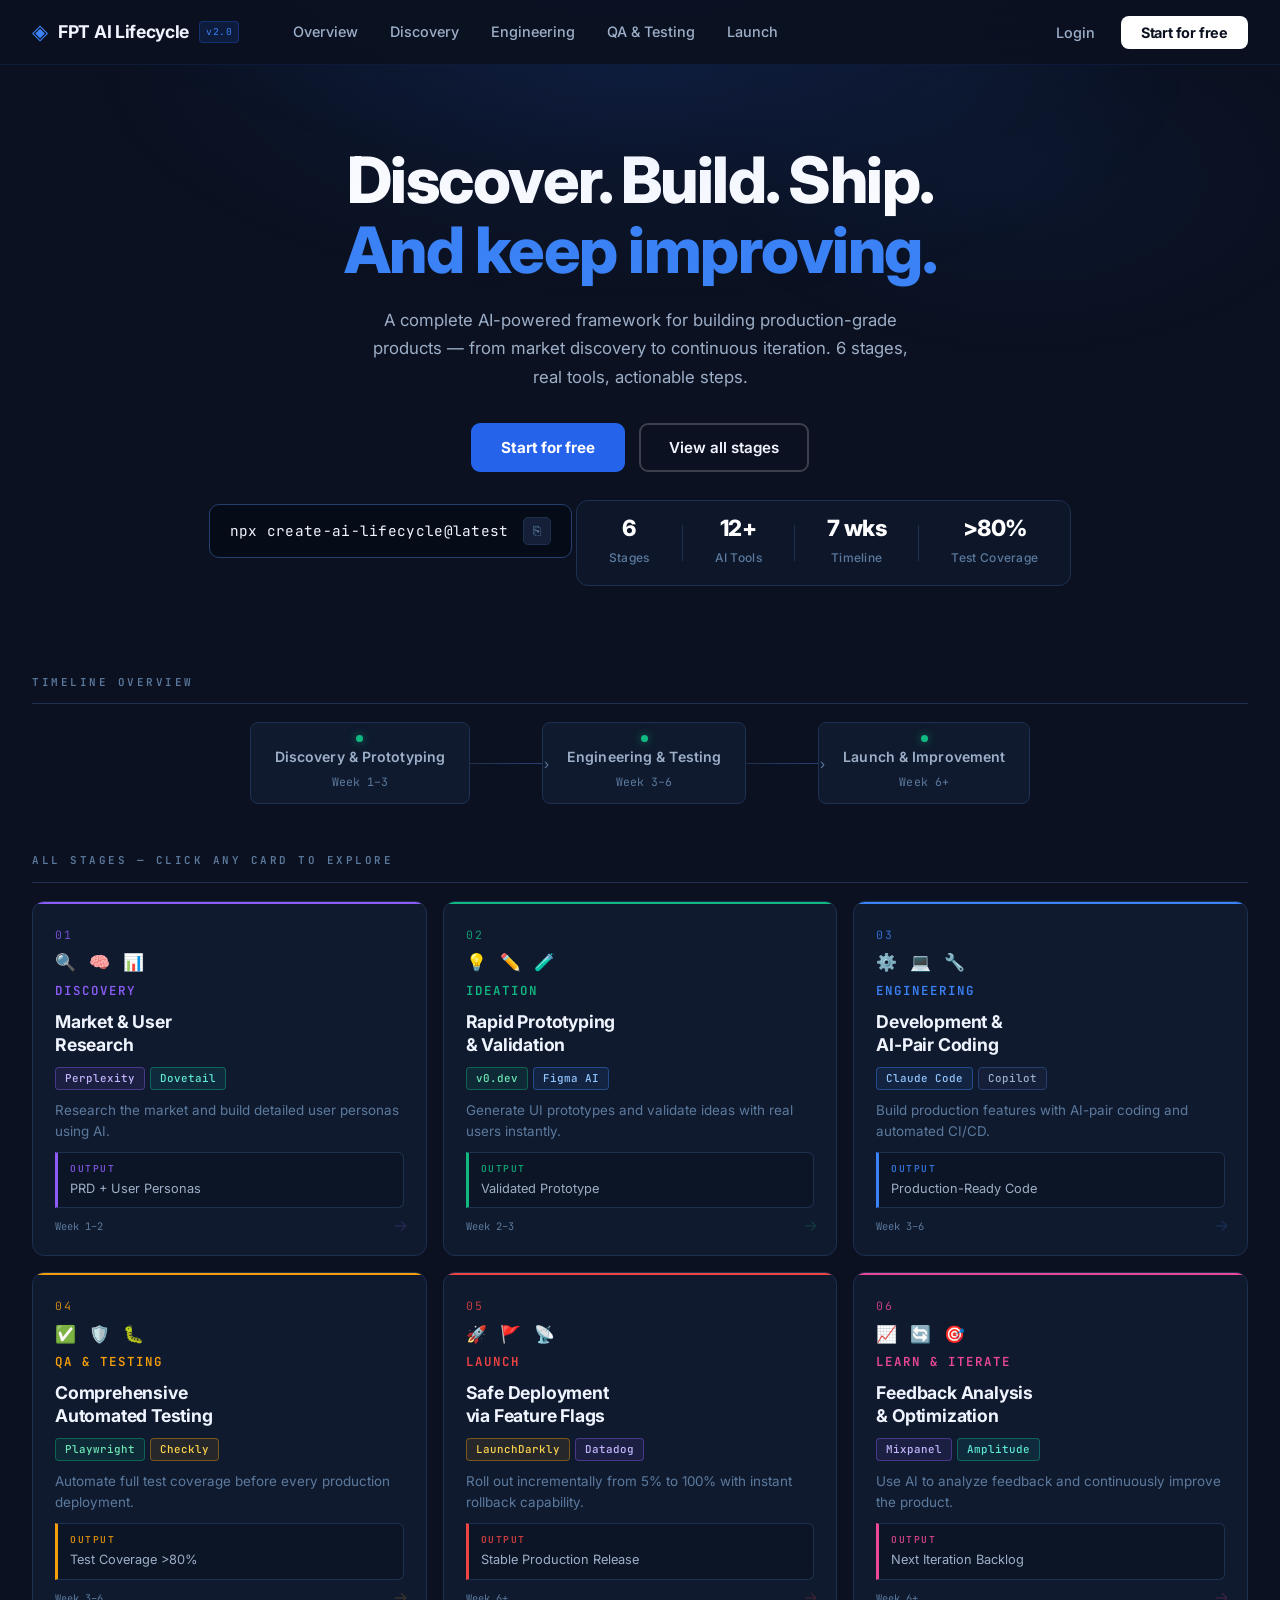
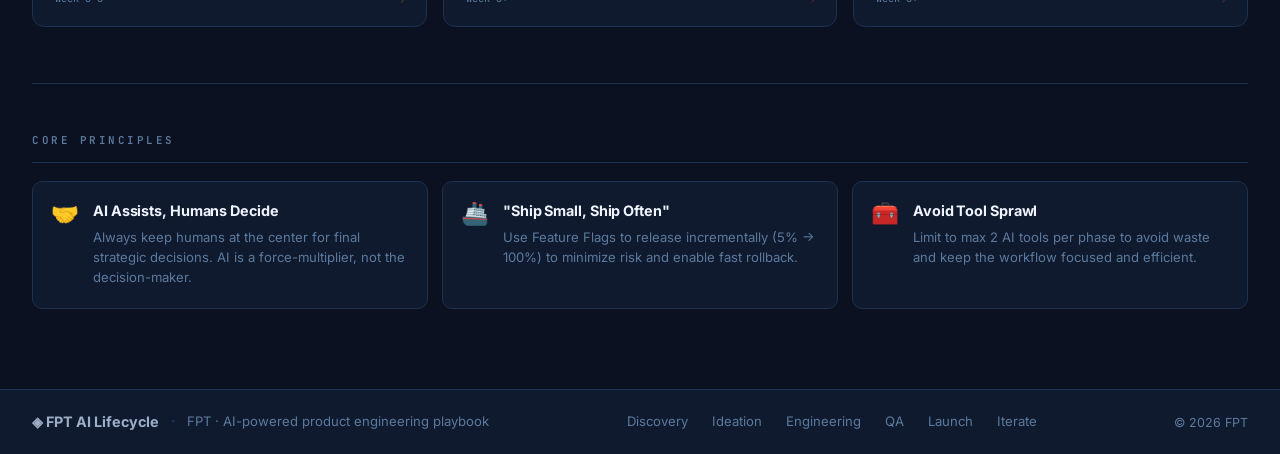
<file: index.html>
<!DOCTYPE html>
<html lang="en">
<head>
<meta charset="UTF-8">
<meta name="viewport" content="width=device-width, initial-scale=1.0">
<title>FPT AI Lifecycle</title>
<link rel="preconnect" href="https://fonts.googleapis.com">
<link href="https://fonts.googleapis.com/css2?family=Inter:wght@400;500;600;700;800&family=JetBrains+Mono:wght@400;500&display=swap" rel="stylesheet">
<link rel="stylesheet" href="styles.css">
<link rel="stylesheet" href="playwright-demo.css">
<link rel="stylesheet" href="stage4-features.css">
<link rel="stylesheet" href="checkly-demo.css">
<link rel="stylesheet" href="checkly-dashboard.css">
<link rel="stylesheet" href="axe-demo.css">
<link rel="stylesheet" href="cc-demo.css">
<link rel="stylesheet" href="stage4-sidebar.css">
<script src="https://accounts.google.com/gsi/client"></script>
</head>
<body>

<!-- ═══════════════════ SITE HEADER ═══════════════════ -->
<header class="site-header">
  <div class="site-header-inner">
    <div class="site-logo" onclick="goTo('home')" style="cursor:pointer">
      <span class="site-logo-icon">◈</span>
      <span class="site-logo-text">FPT AI Lifecycle</span>
      <span class="site-logo-version">v2.0</span>
    </div>
    <nav class="site-nav">
      <a class="site-nav-link" onclick="goTo('home');return false;" href="#">Overview</a>
      <a class="site-nav-link" onclick="goTo('stage-1');return false;" href="#">Discovery</a>
      <a class="site-nav-link" onclick="goTo('stage-3');return false;" href="#">Engineering</a>
      <a class="site-nav-link" onclick="goTo('stage-4');return false;" href="#">QA &amp; Testing</a>
      <a class="site-nav-link" onclick="goTo('stage-5');return false;" href="#">Launch</a>
    </nav>
    <div class="site-header-actions">
      <button class="btn-login" onclick="AuthModal.open('login')">Login</button>
      <button class="btn-start" onclick="AuthModal.open('signup')">Start for free</button>
    </div>
  </div>
</header>

<!-- ═══════════════════ MAIN CONTENT ═══════════════════ -->
<main class="site-main">

  <!-- ── HOME PAGE ── -->
  <div id="page-home" class="page active">
    <div class="home-wrap">

      <!-- Hero -->
      <section class="hero-section">

        <h1>Discover. Build. Ship.<br><span class="hero-accent">And keep improving.</span></h1>
        <p class="hero-desc">A complete AI-powered framework for building production-grade products — from market discovery to continuous iteration. 6 stages, real tools, actionable steps.</p>
        <div class="hero-actions">
          <button class="btn-primary" onclick="AuthModal.open('signup')">Start for free</button>
          <button class="btn-ghost" onclick="document.getElementById('stages-anchor').scrollIntoView({behavior:'smooth'})">View all stages</button>
        </div>
        <div class="hero-snippet" onclick="navigator.clipboard.writeText('npx create-ai-lifecycle@latest').then(()=>{this.querySelector('.hero-snippet-code').textContent='Copied!';setTimeout(()=>this.querySelector('.hero-snippet-code').textContent='npx create-ai-lifecycle@latest',1500)})">
          <span class="hero-snippet-code">npx create-ai-lifecycle@latest</span>
          <span class="hero-snippet-copy">⎘</span>
        </div>
        <div class="hero-stats">
          <div class="hero-stat">
            <span class="hero-stat-num">6</span>
            <span class="hero-stat-label">Stages</span>
          </div>
          <div class="hero-stat-sep"></div>
          <div class="hero-stat">
            <span class="hero-stat-num">12+</span>
            <span class="hero-stat-label">AI Tools</span>
          </div>
          <div class="hero-stat-sep"></div>
          <div class="hero-stat">
            <span class="hero-stat-num">7 wks</span>
            <span class="hero-stat-label">Timeline</span>
          </div>
          <div class="hero-stat-sep"></div>
          <div class="hero-stat">
            <span class="hero-stat-num">&gt;80%</span>
            <span class="hero-stat-label">Test Coverage</span>
          </div>
        </div>
      </section>

      <!-- Timeline -->
      <section class="timeline-section">
        <div class="section-label">TIMELINE OVERVIEW</div>
        <div class="timeline-bar">
          <div class="tl-phase">
            <span class="tl-dot"></span>
            <span>Discovery &amp; Prototyping</span>
            <span class="tl-weeks">Week 1–3</span>
          </div>
          <div class="tl-line"></div>
          <div class="tl-phase">
            <span class="tl-dot"></span>
            <span>Engineering &amp; Testing</span>
            <span class="tl-weeks">Week 3–6</span>
          </div>
          <div class="tl-line"></div>
          <div class="tl-phase">
            <span class="tl-dot"></span>
            <span>Launch &amp; Improvement</span>
            <span class="tl-weeks">Week 6+</span>
          </div>
        </div>
      </section>

      <!-- Stage Cards -->
      <section class="stages-section" id="stages-anchor">
        <div class="section-label">ALL STAGES — click any card to explore</div>
        <div class="cards-grid">

          <div class="stage-card" data-stage="1" onclick="goTo('stage-1')">
            <div class="card-glow"></div>
            <div class="card-number">01</div>
            <div class="card-icons">🔍 🧠 📊</div>
            <div class="card-phase-label">DISCOVERY</div>
            <div class="card-title">Market &amp; User<br>Research</div>
            <div class="card-tools">
              <span class="tool-badge purple">Perplexity</span>
              <span class="tool-badge teal">Dovetail</span>
            </div>
            <div class="card-desc">Research the market and build detailed user personas using AI.</div>
            <div class="card-output">
              <span class="out-label">OUTPUT</span>
              PRD + User Personas
            </div>
            <div class="card-weeks">Week 1–2</div>
            <div class="card-arrow">→</div>
          </div>

          <div class="stage-card" data-stage="2" onclick="goTo('stage-2')">
            <div class="card-glow"></div>
            <div class="card-number">02</div>
            <div class="card-icons">💡 ✏️ 🧪</div>
            <div class="card-phase-label">IDEATION</div>
            <div class="card-title">Rapid Prototyping<br>&amp; Validation</div>
            <div class="card-tools">
              <span class="tool-badge green">v0.dev</span>
              <span class="tool-badge blue">Figma AI</span>
            </div>
            <div class="card-desc">Generate UI prototypes and validate ideas with real users instantly.</div>
            <div class="card-output">
              <span class="out-label">OUTPUT</span>
              Validated Prototype
            </div>
            <div class="card-weeks">Week 2–3</div>
            <div class="card-arrow">→</div>
          </div>

          <div class="stage-card" data-stage="3" onclick="goTo('stage-3')">
            <div class="card-glow"></div>
            <div class="card-number">03</div>
            <div class="card-icons">⚙️ 💻 🔧</div>
            <div class="card-phase-label">ENGINEERING</div>
            <div class="card-title">Development &amp;<br>AI-Pair Coding</div>
            <div class="card-tools">
              <span class="tool-badge blue">Claude Code</span>
              <span class="tool-badge">Copilot</span>
            </div>
            <div class="card-desc">Build production features with AI-pair coding and automated CI/CD.</div>
            <div class="card-output">
              <span class="out-label">OUTPUT</span>
              Production-Ready Code
            </div>
            <div class="card-weeks">Week 3–6</div>
            <div class="card-arrow">→</div>
          </div>

          <div class="stage-card" data-stage="4" onclick="goTo('stage-4')">
            <div class="card-glow"></div>
            <div class="card-number">04</div>
            <div class="card-icons">✅ 🛡️ 🐛</div>
            <div class="card-phase-label">QA &amp; TESTING</div>
            <div class="card-title">Comprehensive<br>Automated Testing</div>
            <div class="card-tools">
              <span class="tool-badge green">Playwright</span>
              <span class="tool-badge orange">Checkly</span>
            </div>
            <div class="card-desc">Automate full test coverage before every production deployment.</div>
            <div class="card-output">
              <span class="out-label">OUTPUT</span>
              Test Coverage &gt;80%
            </div>
            <div class="card-weeks">Week 3–6</div>
            <div class="card-arrow">→</div>
          </div>

          <div class="stage-card" data-stage="5" onclick="goTo('stage-5')">
            <div class="card-glow"></div>
            <div class="card-number">05</div>
            <div class="card-icons">🚀 🚩 📡</div>
            <div class="card-phase-label">LAUNCH</div>
            <div class="card-title">Safe Deployment<br>via Feature Flags</div>
            <div class="card-tools">
              <span class="tool-badge orange">LaunchDarkly</span>
              <span class="tool-badge purple">Datadog</span>
            </div>
            <div class="card-desc">Roll out incrementally from 5% to 100% with instant rollback capability.</div>
            <div class="card-output">
              <span class="out-label">OUTPUT</span>
              Stable Production Release
            </div>
            <div class="card-weeks">Week 6+</div>
            <div class="card-arrow">→</div>
          </div>

          <div class="stage-card" data-stage="6" onclick="goTo('stage-6')">
            <div class="card-glow"></div>
            <div class="card-number">06</div>
            <div class="card-icons">📈 🔄 🎯</div>
            <div class="card-phase-label">LEARN &amp; ITERATE</div>
            <div class="card-title">Feedback Analysis<br>&amp; Optimization</div>
            <div class="card-tools">
              <span class="tool-badge purple">Mixpanel</span>
              <span class="tool-badge teal">Amplitude</span>
            </div>
            <div class="card-desc">Use AI to analyze feedback and continuously improve the product.</div>
            <div class="card-output">
              <span class="out-label">OUTPUT</span>
              Next Iteration Backlog
            </div>
            <div class="card-weeks">Week 6+</div>
            <div class="card-arrow">→</div>
          </div>

        </div>
      </section>

      <!-- Principles -->
      <section class="principles-section">
        <div class="section-label">CORE PRINCIPLES</div>
        <div class="principles-grid">
          <div class="principle-card">
            <div class="p-icon">🤝</div>
            <div>
              <div class="p-title">AI Assists, Humans Decide</div>
              <div class="p-desc">Always keep humans at the center for final strategic decisions. AI is a force-multiplier, not the decision-maker.</div>
            </div>
          </div>
          <div class="principle-card">
            <div class="p-icon">🚢</div>
            <div>
              <div class="p-title">"Ship Small, Ship Often"</div>
              <div class="p-desc">Use Feature Flags to release incrementally (5% → 100%) to minimize risk and enable fast rollback.</div>
            </div>
          </div>
          <div class="principle-card">
            <div class="p-icon">🧰</div>
            <div>
              <div class="p-title">Avoid Tool Sprawl</div>
              <div class="p-desc">Limit to max 2 AI tools per phase to avoid waste and keep the workflow focused and efficient.</div>
            </div>
          </div>
        </div>
      </section>

    </div>
  </div>

  <!-- ── STAGE DETAIL PAGE ── -->
  <div id="page-stage" class="page">
    <div class="detail-wrap">
      <div class="detail-breadcrumb">
        <button class="back-btn" onclick="goTo('home')">← Back to Overview</button>
      </div>
      <div id="stage-content"></div>
    </div>
  </div>

</main>

<!-- ═══════════════════ SITE FOOTER ═══════════════════ -->
<footer class="site-footer">
  <div class="site-footer-inner">
    <div class="footer-left">
      <span class="footer-logo">◈ FPT AI Lifecycle</span>
      <span class="footer-sep">·</span>
      <span class="footer-tagline">FPT · AI-powered product engineering playbook</span>
    </div>
    <div class="footer-links">
      <a class="footer-link" onclick="goTo('stage-1');return false;" href="#">Discovery</a>
      <a class="footer-link" onclick="goTo('stage-2');return false;" href="#">Ideation</a>
      <a class="footer-link" onclick="goTo('stage-3');return false;" href="#">Engineering</a>
      <a class="footer-link" onclick="goTo('stage-4');return false;" href="#">QA</a>
      <a class="footer-link" onclick="goTo('stage-5');return false;" href="#">Launch</a>
      <a class="footer-link" onclick="goTo('stage-6');return false;" href="#">Iterate</a>
    </div>
    <div class="footer-right">
      <span class="footer-built">© 2026 FPT</span>
    </div>
  </div>
</footer>



<script src="data.js"></script>
<script src="app.js"></script>
<script src="playwright-demo.js"></script>
<script src="stage4-features.js"></script>
<script src="checkly-demo.js"></script>
<script src="checkly-dashboard.js"></script>
<script src="axe-demo.js"></script>
<script src="cc-demo.js"></script>
<script src="stage4-sidebar.js"></script>

<div id="g_id_onload"
  data-client_id="131005154645-haukgraip5cg9407dotn9d0mon0vv2af.apps.googleusercontent.com"
  data-callback="FPTAuth.handleGoogleResponse"
  data-auto_prompt="false">
</div>

<script>
// ── Google OAuth Integration ──
window.addEventListener('load', function() {

FPTAuth.googleLogin = function() {
  if (typeof google === 'undefined') {
    alert('Google Sign-In is still loading. Please wait a moment and try again.');
    return;
  }
  const btn = event && event.target ? event.target.closest('.fpt-oauth-btn') : null;
  if (btn) {
    btn.classList.add('loading');
    btn.innerHTML = '<span style="opacity:.6">Connecting to Google...</span>';
  }
  google.accounts.id.initialize({
    client_id: '131005154645-haukgraip5cg9407dotn9d0mon0vv2af.apps.googleusercontent.com',
    callback: FPTAuth.handleGoogleResponse,
    auto_select: false,
    cancel_on_tap_outside: true,
    ux_mode: 'popup',
  });
  google.accounts.id.prompt(function(notification) {
    if (btn) {
      btn.classList.remove('loading');
      btn.innerHTML = '<svg width="16" height="16" viewBox="0 0 24 24"><path fill="#4285F4" d="M22.56 12.25c0-.78-.07-1.53-.2-2.25H12v4.26h5.92c-.26 1.37-1.04 2.53-2.21 3.31v2.77h3.57c2.08-1.92 3.28-4.74 3.28-8.09z"/><path fill="#34A853" d="M12 23c2.97 0 5.46-.98 7.28-2.66l-3.57-2.77c-.98.66-2.23 1.06-3.71 1.06-2.86 0-5.29-1.93-6.16-4.53H2.18v2.84C3.99 20.53 7.7 23 12 23z"/><path fill="#FBBC05" d="M5.84 14.09c-.22-.66-.35-1.36-.35-2.09s.13-1.43.35-2.09V7.07H2.18C1.43 8.55 1 10.22 1 12s.43 3.45 1.18 4.93l2.85-2.22.81-.62z"/><path fill="#EA4335" d="M12 5.38c1.62 0 3.06.56 4.21 1.64l3.15-3.15C17.45 2.09 14.97 1 12 1 7.7 1 3.99 3.47 2.18 7.07l3.66 2.84c.87-2.6 3.3-4.53 6.16-4.53z"/></svg> Continue with Google';
    }
  });
};

FPTAuth.handleGoogleResponse = function(response) {
  // Decode JWT token
  const payload = JSON.parse(atob(response.credential.split('.')[1]));
  const user = {
    name:    payload.name,
    email:   payload.email,
    picture: payload.picture,
    sub:     payload.sub,
  };

  // Save to sessionStorage
  sessionStorage.setItem('fpt_user', JSON.stringify(user));

  // Close modal & show success
  FPTAuth.close();
  FPTAuth._showUserInHeader(user);
};

FPTAuth._showUserInHeader = function(user) {
  const actions = document.querySelector('.site-header-actions');
  if (!actions) return;
  actions.innerHTML = `
    <div class="fpt-user-chip">
      <img src="${user.picture}" class="fpt-user-avatar" alt="${user.name}" referrerpolicy="no-referrer">
      <span class="fpt-user-name">${user.name.split(' ')[0]}</span>
      <button class="fpt-user-signout" onclick="FPTAuth.signOut()">Sign out</button>
    </div>
  `;
};

FPTAuth.signOut = function() {
  sessionStorage.removeItem('fpt_user');
  google.accounts.id.disableAutoSelect();
  const actions = document.querySelector('.site-header-actions');
  if (actions) {
    actions.innerHTML = `
      <button class="btn-login" onclick="FPTAuth.open('login')">Login</button>
      <button class="btn-start" onclick="FPTAuth.open('signup')">Start for free</button>
    `;
  }
};

// Auto restore session
const saved = sessionStorage.getItem('fpt_user');
if (saved) {
  try { FPTAuth._showUserInHeader(JSON.parse(saved)); } catch(e) {}
}

}); // end window load
</script>

<style>
.fpt-user-chip {
  display: flex;
  align-items: center;
  gap: 8px;
  background: rgba(255,255,255,0.06);
  border: 1px solid rgba(255,255,255,0.12);
  border-radius: 100px;
  padding: 4px 14px 4px 4px;
}
.fpt-user-avatar {
  width: 28px; height: 28px;
  border-radius: 50%;
  object-fit: cover;
}
.fpt-user-name {
  font-size: 0.88rem;
  font-weight: 600;
  color: #f0f4ff;
}
.fpt-user-signout {
  background: transparent;
  border: none;
  color: #5c7a9e;
  font-family: inherit;
  font-size: 0.78rem;
  cursor: pointer;
  padding: 0;
  transition: color 0.15s;
}
.fpt-user-signout:hover { color: #ef4444; }
</style>




<style>
.fpt-user-menu {
  display: flex; align-items: center; gap: 8px;
  cursor: pointer; padding: 5px 10px;
  border-radius: 8px; position: relative;
  transition: background 0.15s;
}
.fpt-user-menu:hover { background: rgba(255,255,255,0.06); }
.fpt-user-avatar {
  width: 30px; height: 30px;
  border-radius: 50%;
  border: 2px solid rgba(59,130,246,0.4);
  object-fit: cover;
}
.fpt-user-name {
  font-size: 0.88rem; font-weight: 600;
  color: var(--text); max-width: 100px;
  overflow: hidden; text-overflow: ellipsis; white-space: nowrap;
}
.fpt-user-dropdown {
  position: absolute; top: calc(100% + 8px); right: 0;
  background: #0f1a2e;
  border: 1px solid #254070;
  border-radius: 12px; min-width: 220px;
  box-shadow: 0 16px 40px rgba(0,0,0,0.5);
  z-index: 9999; overflow: hidden;
}
.fpt-user-dropdown-header {
  display: flex; align-items: center; gap: 10px;
  padding: 14px 16px;
}
.fpt-user-dropdown-name {
  font-size: 0.88rem; font-weight: 700; color: #f0f4ff;
}
.fpt-user-dropdown-email {
  font-size: 0.75rem; color: #5c7a9e; margin-top: 1px;
}
.fpt-user-dropdown-divider {
  height: 1px; background: #1e3050; margin: 0 12px;
}
.fpt-user-dropdown-item {
  width: 100%; background: transparent; border: none;
  color: #9dafc8; font-family: inherit; font-size: 0.85rem;
  font-weight: 500; padding: 11px 16px;
  display: flex; align-items: center; gap: 9px;
  cursor: pointer; transition: background 0.15s, color 0.15s;
  text-align: left;
}
.fpt-user-dropdown-item:hover { background: rgba(239,68,68,0.08); color: #fca5a5; }


</style>

</body>
</html>

<!-- ═══════════════════ FPT AI LIFECYCLE — AUTH FLOW ═══════════════════ -->
<div class="fpt-auth-overlay" id="fpt-auth-overlay">
  <div class="fpt-auth-card" id="fpt-auth-card">

    <!-- Close -->
    <button class="fpt-auth-x" onclick="FPTAuth.close()" aria-label="Close">
      <svg width="16" height="16" viewBox="0 0 16 16" fill="none"><path d="M12 4L4 12M4 4l8 8" stroke="currentColor" stroke-width="1.8" stroke-linecap="round"/></svg>
    </button>

    <!-- Logo -->
    <div class="fpt-auth-brand">
      <span class="fpt-auth-brand-icon">◈</span>
      <span class="fpt-auth-brand-name">FPT AI Lifecycle</span>
    </div>

    <!-- ── SCREEN: LOGIN ── -->
    <div class="fpt-screen" id="screen-login">
      <h2 class="fpt-auth-h2">Welcome back</h2>
      <p class="fpt-auth-p">Sign in to your FPT AI Lifecycle account</p>

      <div class="fpt-oauth-row">
        <button class="fpt-oauth-btn" onclick="FPTAuth.oauth('github',this)">
          <svg width="16" height="16" viewBox="0 0 24 24" fill="currentColor"><path d="M12 0C5.37 0 0 5.37 0 12c0 5.31 3.435 9.795 8.205 11.385.6.105.825-.255.825-.57 0-.285-.015-1.23-.015-2.235-3.015.555-3.795-.735-4.035-1.41-.135-.345-.72-1.41-1.23-1.695-.42-.225-1.02-.78-.015-.795.945-.015 1.62.87 1.845 1.23 1.08 1.815 2.805 1.305 3.495.99.105-.78.42-1.305.765-1.605-2.67-.3-5.46-1.335-5.46-5.925 0-1.305.465-2.385 1.23-3.225-.12-.3-.54-1.53.12-3.18 0 0 1.005-.315 3.3 1.23.96-.27 1.98-.405 3-.405s2.04.135 3 .405c2.295-1.56 3.3-1.23 3.3-1.23.66 1.65.24 2.88.12 3.18.765.84 1.23 1.905 1.23 3.225 0 4.605-2.805 5.625-5.475 5.925.435.375.81 1.095.81 2.22 0 1.605-.015 2.895-.015 3.3 0 .315.225.69.825.57A12.02 12.02 0 0024 12c0-6.63-5.37-12-12-12z"/></svg>
          Continue with GitHub
        </button>
        <button class="fpt-oauth-btn" id="google-login-btn" onclick="FPTAuth.googleLogin()">
          <svg width="16" height="16" viewBox="0 0 24 24"><path fill="#4285F4" d="M22.56 12.25c0-.78-.07-1.53-.2-2.25H12v4.26h5.92c-.26 1.37-1.04 2.53-2.21 3.31v2.77h3.57c2.08-1.92 3.28-4.74 3.28-8.09z"/><path fill="#34A853" d="M12 23c2.97 0 5.46-.98 7.28-2.66l-3.57-2.77c-.98.66-2.23 1.06-3.71 1.06-2.86 0-5.29-1.93-6.16-4.53H2.18v2.84C3.99 20.53 7.7 23 12 23z"/><path fill="#FBBC05" d="M5.84 14.09c-.22-.66-.35-1.36-.35-2.09s.13-1.43.35-2.09V7.07H2.18C1.43 8.55 1 10.22 1 12s.43 3.45 1.18 4.93l2.85-2.22.81-.62z"/><path fill="#EA4335" d="M12 5.38c1.62 0 3.06.56 4.21 1.64l3.15-3.15C17.45 2.09 14.97 1 12 1 7.7 1 3.99 3.47 2.18 7.07l3.66 2.84c.87-2.6 3.3-4.53 6.16-4.53z"/></svg>
          Continue with Google
        </button>
      </div>

      <div class="fpt-divider"><span>or continue with email</span></div>

      <div class="fpt-field">
        <label class="fpt-label">Email address</label>
        <input class="fpt-input" type="email" id="login-email" placeholder="you@fpt.com" autocomplete="email">
        <span class="fpt-err" id="login-email-err"></span>
      </div>
      <div class="fpt-field">
        <div class="fpt-label-row">
          <label class="fpt-label">Password</label>
          <a class="fpt-link-sm" onclick="FPTAuth.show('forgot')">Forgot password?</a>
        </div>
        <div class="fpt-input-wrap">
          <input class="fpt-input" type="password" id="login-pass" placeholder="••••••••" autocomplete="current-password">
          <button class="fpt-eye" onclick="FPTAuth.togglePass('login-pass',this)" tabindex="-1">
            <svg class="eye-show" width="16" height="16" viewBox="0 0 24 24" fill="none" stroke="currentColor" stroke-width="2"><path d="M1 12s4-8 11-8 11 8 11 8-4 8-11 8-11-8-11-8z"/><circle cx="12" cy="12" r="3"/></svg>
          </button>
        </div>
        <span class="fpt-err" id="login-pass-err"></span>
      </div>

      <button class="fpt-submit" id="login-submit" onclick="FPTAuth.login()">
        <span>Sign in</span>
        <span class="fpt-spinner" style="display:none"></span>
      </button>

      <p class="fpt-switch-text">
        Don't have an account?
        <a class="fpt-link" onclick="FPTAuth.show('signup')">Start for free →</a>
      </p>
    </div>

    <!-- ── SCREEN: SIGNUP ── -->
    <div class="fpt-screen" id="screen-signup" style="display:none">
      <h2 class="fpt-auth-h2">Create your account</h2>
      <p class="fpt-auth-p">Start for free — no credit card required</p>

      <div class="fpt-oauth-row">
        <button class="fpt-oauth-btn" onclick="FPTAuth.oauth('github',this)">
          <svg width="16" height="16" viewBox="0 0 24 24" fill="currentColor"><path d="M12 0C5.37 0 0 5.37 0 12c0 5.31 3.435 9.795 8.205 11.385.6.105.825-.255.825-.57 0-.285-.015-1.23-.015-2.235-3.015.555-3.795-.735-4.035-1.41-.135-.345-.72-1.41-1.23-1.695-.42-.225-1.02-.78-.015-.795.945-.015 1.62.87 1.845 1.23 1.08 1.815 2.805 1.305 3.495.99.105-.78.42-1.305.765-1.605-2.67-.3-5.46-1.335-5.46-5.925 0-1.305.465-2.385 1.23-3.225-.12-.3-.54-1.53.12-3.18 0 0 1.005-.315 3.3 1.23.96-.27 1.98-.405 3-.405s2.04.135 3 .405c2.295-1.56 3.3-1.23 3.3-1.23.66 1.65.24 2.88.12 3.18.765.84 1.23 1.905 1.23 3.225 0 4.605-2.805 5.625-5.475 5.925.435.375.81 1.095.81 2.22 0 1.605-.015 2.895-.015 3.3 0 .315.225.69.825.57A12.02 12.02 0 0024 12c0-6.63-5.37-12-12-12z"/></svg>
          Continue with GitHub
        </button>
        <button class="fpt-oauth-btn" id="google-signup-btn" onclick="FPTAuth.googleLogin()">
          <svg width="16" height="16" viewBox="0 0 24 24"><path fill="#4285F4" d="M22.56 12.25c0-.78-.07-1.53-.2-2.25H12v4.26h5.92c-.26 1.37-1.04 2.53-2.21 3.31v2.77h3.57c2.08-1.92 3.28-4.74 3.28-8.09z"/><path fill="#34A853" d="M12 23c2.97 0 5.46-.98 7.28-2.66l-3.57-2.77c-.98.66-2.23 1.06-3.71 1.06-2.86 0-5.29-1.93-6.16-4.53H2.18v2.84C3.99 20.53 7.7 23 12 23z"/><path fill="#FBBC05" d="M5.84 14.09c-.22-.66-.35-1.36-.35-2.09s.13-1.43.35-2.09V7.07H2.18C1.43 8.55 1 10.22 1 12s.43 3.45 1.18 4.93l2.85-2.22.81-.62z"/><path fill="#EA4335" d="M12 5.38c1.62 0 3.06.56 4.21 1.64l3.15-3.15C17.45 2.09 14.97 1 12 1 7.7 1 3.99 3.47 2.18 7.07l3.66 2.84c.87-2.6 3.3-4.53 6.16-4.53z"/></svg>
          Continue with Google
        </button>
      </div>

      <div class="fpt-divider"><span>or sign up with email</span></div>

      <div class="fpt-field">
        <label class="fpt-label">Full name</label>
        <input class="fpt-input" type="text" id="signup-name" placeholder="Nguyen Van A" autocomplete="name">
        <span class="fpt-err" id="signup-name-err"></span>
      </div>
      <div class="fpt-field">
        <label class="fpt-label">Work email</label>
        <input class="fpt-input" type="email" id="signup-email" placeholder="you@fpt.com" autocomplete="email">
        <span class="fpt-err" id="signup-email-err"></span>
      </div>
      <div class="fpt-field">
        <label class="fpt-label">Password</label>
        <div class="fpt-input-wrap">
          <input class="fpt-input" type="password" id="signup-pass" placeholder="Min. 8 characters" autocomplete="new-password" oninput="FPTAuth.checkStrength(this.value)">
          <button class="fpt-eye" onclick="FPTAuth.togglePass('signup-pass',this)" tabindex="-1">
            <svg class="eye-show" width="16" height="16" viewBox="0 0 24 24" fill="none" stroke="currentColor" stroke-width="2"><path d="M1 12s4-8 11-8 11 8 11 8-4 8-11 8-11-8-11-8z"/><circle cx="12" cy="12" r="3"/></svg>
          </button>
        </div>
        <div class="fpt-strength" id="fpt-strength">
          <div class="fpt-strength-bar"><div class="fpt-strength-fill" id="strength-fill"></div></div>
          <span class="fpt-strength-label" id="strength-label"></span>
        </div>
        <span class="fpt-err" id="signup-pass-err"></span>
      </div>

      <p class="fpt-terms">
        By creating an account you agree to our
        <a class="fpt-link" href="#">Terms of Service</a> and
        <a class="fpt-link" href="#">Privacy Policy</a>.
      </p>

      <button class="fpt-submit" id="signup-submit" onclick="FPTAuth.signup()">
        <span>Create account</span>
        <span class="fpt-spinner" style="display:none"></span>
      </button>

      <p class="fpt-switch-text">
        Already have an account?
        <a class="fpt-link" onclick="FPTAuth.show('login')">Sign in</a>
      </p>
    </div>

    <!-- ── SCREEN: FORGOT PASSWORD ── -->
    <div class="fpt-screen" id="screen-forgot" style="display:none">
      <button class="fpt-back-btn" onclick="FPTAuth.show('login')">
        <svg width="14" height="14" viewBox="0 0 24 24" fill="none" stroke="currentColor" stroke-width="2.5"><path d="M19 12H5M12 5l-7 7 7 7"/></svg>
        Back to sign in
      </button>
      <h2 class="fpt-auth-h2">Reset your password</h2>
      <p class="fpt-auth-p">Enter your email and we'll send you a reset link</p>

      <div class="fpt-field">
        <label class="fpt-label">Email address</label>
        <input class="fpt-input" type="email" id="forgot-email" placeholder="you@fpt.com" autocomplete="email">
        <span class="fpt-err" id="forgot-email-err"></span>
      </div>

      <button class="fpt-submit" id="forgot-submit" onclick="FPTAuth.forgot()">
        <span>Send reset link</span>
        <span class="fpt-spinner" style="display:none"></span>
      </button>
    </div>

    <!-- ── SCREEN: SUCCESS (email sent) ── -->
    <div class="fpt-screen fpt-success-screen" id="screen-success" style="display:none">
      <div class="fpt-success-icon">
        <svg width="28" height="28" viewBox="0 0 24 24" fill="none" stroke="currentColor" stroke-width="2.5"><polyline points="20 6 9 17 4 12"/></svg>
      </div>
      <h2 class="fpt-auth-h2">Check your email</h2>
      <p class="fpt-auth-p" id="success-msg">We've sent a password reset link to your email address.</p>
      <button class="fpt-submit" onclick="FPTAuth.close()" style="margin-top:8px">Done</button>
    </div>

  </div>
</div>

<style>
/* ── AUTH OVERLAY ── */
.fpt-auth-overlay {
  position: fixed; inset: 0;
  background: rgba(5,10,20,0.75);
  backdrop-filter: blur(12px);
  -webkit-backdrop-filter: blur(12px);
  z-index: 9999;
  display: flex; align-items: center; justify-content: center;
  padding: 20px;
  opacity: 0; pointer-events: none;
  transition: opacity 0.25s ease;
}
.fpt-auth-overlay.open { opacity: 1; pointer-events: all; }

/* ── AUTH CARD ── */
.fpt-auth-card {
  background: #0f1a2e;
  border: 1px solid #254070;
  border-radius: 18px;
  padding: 40px 44px;
  width: 100%; max-width: 440px;
  position: relative;
  transform: translateY(24px) scale(0.97);
  transition: transform 0.35s cubic-bezier(0.16,1,0.3,1);
  box-shadow: 0 24px 80px rgba(0,0,0,0.6), 0 0 0 1px rgba(37,99,235,0.08);
}
.fpt-auth-overlay.open .fpt-auth-card { transform: translateY(0) scale(1); }

/* ── CLOSE ── */
.fpt-auth-x {
  position: absolute; top: 16px; right: 16px;
  background: transparent; border: none;
  color: #5c7a9e; cursor: pointer;
  width: 32px; height: 32px; border-radius: 7px;
  display: flex; align-items: center; justify-content: center;
  transition: color 0.15s, background 0.15s;
}
.fpt-auth-x:hover { color: #f0f4ff; background: rgba(255,255,255,0.07); }

/* ── BRAND ── */
.fpt-auth-brand {
  display: flex; align-items: center; gap: 9px;
  margin-bottom: 24px;
}
.fpt-auth-brand-icon { font-size: 1.3rem; color: #3b82f6; }
.fpt-auth-brand-name { font-size: 1rem; font-weight: 700; color: #f0f4ff; letter-spacing: -0.2px; }

/* ── HEADINGS ── */
.fpt-auth-h2 {
  font-size: 1.55rem; font-weight: 800;
  color: #fff; letter-spacing: -0.5px;
  margin-bottom: 6px; line-height: 1.2;
}
.fpt-auth-p {
  font-size: 0.88rem; color: #5c7a9e;
  margin-bottom: 24px; line-height: 1.55;
}

/* ── OAUTH ── */
.fpt-oauth-row { display: flex; flex-direction: column; gap: 9px; margin-bottom: 20px; }
.fpt-oauth-btn {
  width: 100%; background: #152038;
  border: 1px solid #254070; color: #9dafc8;
  font-family: inherit; font-size: 0.88rem; font-weight: 500;
  padding: 11px 16px; border-radius: 9px;
  cursor: pointer; display: flex; align-items: center;
  justify-content: center; gap: 10px;
  transition: border-color 0.2s, color 0.2s, background 0.2s;
}
.fpt-oauth-btn:hover { border-color: #3b82f6; color: #f0f4ff; background: #1a2840; }
.fpt-oauth-btn.loading { opacity: 0.6; cursor: not-allowed; }

/* ── DIVIDER ── */
.fpt-divider {
  display: flex; align-items: center; gap: 12px;
  margin: 0 0 20px; font-size: 0.78rem; color: #2a4060;
}
.fpt-divider::before, .fpt-divider::after {
  content: ''; flex: 1; height: 1px; background: #1e3050;
}
.fpt-divider span { color: #5c7a9e; white-space: nowrap; }

/* ── FIELDS ── */
.fpt-field { display: flex; flex-direction: column; gap: 6px; margin-bottom: 14px; }
.fpt-label-row { display: flex; align-items: center; justify-content: space-between; }
.fpt-label { font-size: 0.82rem; font-weight: 600; color: #9dafc8; letter-spacing: 0.1px; }
.fpt-link-sm { font-size: 0.78rem; color: #3b82f6; cursor: pointer; text-decoration: none; }
.fpt-link-sm:hover { text-decoration: underline; }

.fpt-input-wrap { position: relative; }
.fpt-input {
  width: 100%; background: #152038;
  border: 1px solid #1e3050;
  color: #f0f4ff; font-family: inherit;
  font-size: 0.9rem; padding: 11px 14px;
  border-radius: 9px; outline: none;
  transition: border-color 0.2s, box-shadow 0.2s;
}
.fpt-input-wrap .fpt-input { padding-right: 42px; }
.fpt-input:focus {
  border-color: #3b82f6;
  box-shadow: 0 0 0 3px rgba(59,130,246,0.15);
}
.fpt-input.error { border-color: #ef4444; box-shadow: 0 0 0 3px rgba(239,68,68,0.12); }
.fpt-input::placeholder { color: #2a4060; }

.fpt-eye {
  position: absolute; right: 10px; top: 50%; transform: translateY(-50%);
  background: transparent; border: none; color: #5c7a9e;
  cursor: pointer; padding: 4px; border-radius: 4px;
  transition: color 0.15s; display: flex; align-items: center;
}
.fpt-eye:hover { color: #9dafc8; }

/* ── PASSWORD STRENGTH ── */
.fpt-strength { display: flex; align-items: center; gap: 8px; margin-top: 6px; }
.fpt-strength-bar {
  flex: 1; height: 4px; background: #1e3050;
  border-radius: 2px; overflow: hidden;
}
.fpt-strength-fill {
  height: 100%; width: 0%;
  border-radius: 2px;
  transition: width 0.3s ease, background 0.3s ease;
}
.fpt-strength-label { font-size: 0.72rem; color: #5c7a9e; min-width: 50px; text-align: right; }

/* ── ERRORS ── */
.fpt-err { font-size: 0.78rem; color: #ef4444; min-height: 16px; }

/* ── TERMS ── */
.fpt-terms { font-size: 0.78rem; color: #5c7a9e; line-height: 1.5; margin-bottom: 16px; }
.fpt-link { color: #3b82f6; cursor: pointer; text-decoration: none; }
.fpt-link:hover { text-decoration: underline; }

/* ── SUBMIT ── */
.fpt-submit {
  width: 100%; background: #2563eb;
  color: #fff; border: none;
  font-family: inherit; font-size: 0.95rem; font-weight: 700;
  padding: 13px; border-radius: 9px; cursor: pointer;
  display: flex; align-items: center; justify-content: center; gap: 8px;
  transition: background 0.2s, transform 0.15s;
  letter-spacing: -0.1px; margin-bottom: 16px;
}
.fpt-submit:hover { background: #1d4ed8; transform: translateY(-1px); }
.fpt-submit:disabled { opacity: 0.6; cursor: not-allowed; transform: none; }

/* ── SPINNER ── */
.fpt-spinner {
  width: 16px; height: 16px;
  border: 2px solid rgba(255,255,255,0.3);
  border-top-color: #fff;
  border-radius: 50%;
  animation: spin 0.7s linear infinite;
}
@keyframes spin { to { transform: rotate(360deg); } }

/* ── SWITCH TEXT ── */
.fpt-switch-text { text-align: center; font-size: 0.84rem; color: #5c7a9e; }

/* ── BACK BUTTON ── */
.fpt-back-btn {
  display: inline-flex; align-items: center; gap: 6px;
  background: transparent; border: none;
  color: #5c7a9e; font-family: inherit;
  font-size: 0.82rem; font-weight: 500;
  cursor: pointer; padding: 0;
  margin-bottom: 20px;
  transition: color 0.15s;
}
.fpt-back-btn:hover { color: #9dafc8; }

/* ── SUCCESS SCREEN ── */
.fpt-success-screen { text-align: center; padding-top: 8px; }
.fpt-success-icon {
  width: 60px; height: 60px; border-radius: 50%;
  background: rgba(16,185,129,0.12);
  border: 1px solid rgba(16,185,129,0.3);
  display: flex; align-items: center; justify-content: center;
  margin: 0 auto 20px;
  color: #10b981;
  animation: successPop 0.4s cubic-bezier(0.16,1,0.3,1);
}
@keyframes successPop { from{transform:scale(0.7);opacity:0} to{transform:scale(1);opacity:1} }

@media (max-width: 480px) {
  .fpt-auth-card { padding: 28px 22px; }
}
</style>

<script>
(function() {
  'use strict';

  window.FPTAuth = {
    currentScreen: 'login',

    open(screen) {
      this.show(screen || 'login');
      document.getElementById('fpt-auth-overlay').classList.add('open');
      document.body.style.overflow = 'hidden';
      setTimeout(() => {
        const first = document.querySelector('#screen-' + (screen||'login') + ' .fpt-input');
        if (first) first.focus();
      }, 120);
    },

    close() {
      document.getElementById('fpt-auth-overlay').classList.remove('open');
      document.body.style.overflow = '';
      setTimeout(() => this._clearAll(), 300);
    },

    show(screen) {
      this.currentScreen = screen;
      ['login','signup','forgot','success'].forEach(s => {
        const el = document.getElementById('screen-' + s);
        if (el) el.style.display = s === screen ? '' : 'none';
      });
      this._clearErrors();
    },

    togglePass(inputId, btn) {
      const inp = document.getElementById(inputId);
      const isPass = inp.type === 'password';
      inp.type = isPass ? 'text' : 'password';
      btn.style.opacity = isPass ? '1' : '0.5';
    },

    checkStrength(val) {
      const fill = document.getElementById('strength-fill');
      const label = document.getElementById('strength-label');
      if (!val) { fill.style.width = '0%'; label.textContent = ''; return; }
      let score = 0;
      if (val.length >= 8)  score++;
      if (val.length >= 12) score++;
      if (/[A-Z]/.test(val)) score++;
      if (/[0-9]/.test(val)) score++;
      if (/[^A-Za-z0-9]/.test(val)) score++;
      const levels = [
        { pct:'20%', color:'#ef4444', text:'Weak' },
        { pct:'40%', color:'#f97316', text:'Fair' },
        { pct:'60%', color:'#eab308', text:'Good' },
        { pct:'80%', color:'#22c55e', text:'Strong' },
        { pct:'100%',color:'#10b981', text:'Very strong' },
      ];
      const lvl = levels[Math.min(score, 4)];
      fill.style.width = lvl.pct;
      fill.style.background = lvl.color;
      label.textContent = lvl.text;
      label.style.color = lvl.color;
    },

    oauth(provider, btn) {
      btn.classList.add('loading');
      const orig = btn.innerHTML;
      btn.innerHTML = '<span style="opacity:.6">Connecting to ' + provider + '...</span>';
      setTimeout(() => { btn.innerHTML = orig; btn.classList.remove('loading'); }, 1600);
    },

    login() {
      const email = document.getElementById('login-email').value.trim();
      const pass  = document.getElementById('login-pass').value;
      let valid = true;

      this._clearErrors();

      if (!email || !this._validEmail(email)) {
        this._err('login-email', 'login-email-err', 'Please enter a valid email address');
        valid = false;
      }
      if (!pass || pass.length < 6) {
        this._err('login-pass', 'login-pass-err', 'Password must be at least 6 characters');
        valid = false;
      }
      if (!valid) return;

      this._setLoading('login-submit', true);
      setTimeout(() => {
        this._setLoading('login-submit', false);
        // Simulate success
        document.getElementById('success-msg').textContent =
          'You are now signed in to FPT AI Lifecycle. Welcome back!';
        this.show('success');
      }, 1400);
    },

    signup() {
      const name  = document.getElementById('signup-name').value.trim();
      const email = document.getElementById('signup-email').value.trim();
      const pass  = document.getElementById('signup-pass').value;
      let valid = true;

      this._clearErrors();

      if (!name || name.length < 2) {
        this._err('signup-name', 'signup-name-err', 'Please enter your full name');
        valid = false;
      }
      if (!email || !this._validEmail(email)) {
        this._err('signup-email', 'signup-email-err', 'Please enter a valid work email');
        valid = false;
      }
      if (!pass || pass.length < 8) {
        this._err('signup-pass', 'signup-pass-err', 'Password must be at least 8 characters');
        valid = false;
      }
      if (!valid) return;

      this._setLoading('signup-submit', true);
      setTimeout(() => {
        this._setLoading('signup-submit', false);
        document.getElementById('success-msg').textContent =
          'Your FPT AI Lifecycle account has been created. Check your email to verify.';
        this.show('success');
      }, 1500);
    },

    forgot() {
      const email = document.getElementById('forgot-email').value.trim();
      this._clearErrors();

      if (!email || !this._validEmail(email)) {
        this._err('forgot-email', 'forgot-email-err', 'Please enter a valid email address');
        return;
      }

      this._setLoading('forgot-submit', true);
      setTimeout(() => {
        this._setLoading('forgot-submit', false);
        document.getElementById('success-msg').textContent =
          'We sent a password reset link to ' + email + '. Check your inbox.';
        this.show('success');
      }, 1300);
    },

    _validEmail(e) { return /^[^\s@]+@[^\s@]+\.[^\s@]+$/.test(e); },

    _err(inputId, errId, msg) {
      const input = document.getElementById(inputId);
      const err   = document.getElementById(errId);
      if (input) input.classList.add('error');
      if (err)   err.textContent = msg;
    },

    _clearErrors() {
      document.querySelectorAll('.fpt-input').forEach(i => i.classList.remove('error'));
      document.querySelectorAll('.fpt-err').forEach(e => e.textContent = '');
    },

    _clearAll() {
      document.querySelectorAll('.fpt-input').forEach(i => { i.value = ''; i.classList.remove('error'); });
      document.querySelectorAll('.fpt-err').forEach(e => e.textContent = '');
      const fill = document.getElementById('strength-fill');
      const label = document.getElementById('strength-label');
      if (fill) fill.style.width = '0%';
      if (label) label.textContent = '';
    },

    _setLoading(btnId, loading) {
      const btn = document.getElementById(btnId);
      if (!btn) return;
      btn.disabled = loading;
      const txt = btn.querySelector('span:first-child');
      const spin = btn.querySelector('.fpt-spinner');
      if (txt)  txt.style.display = loading ? 'none' : '';
      if (spin) spin.style.display = loading ? '' : 'none';
    },
  };

  // Backdrop click & ESC
  document.getElementById('fpt-auth-overlay').addEventListener('click', function(e) {
    if (e.target === this) FPTAuth.close();
  });
  document.addEventListener('keydown', e => {
    if (e.key === 'Escape') FPTAuth.close();
  });

  // Update header buttons to use FPTAuth
  document.querySelectorAll('[onclick*="AuthModal"]').forEach(el => {
    const m = el.getAttribute('onclick').match(/AuthModal\.open\('(\w+)'\)/);
    if (m) el.setAttribute('onclick', `FPTAuth.open('${m[1]}')`);
  });

})();
</script>
</file>
<file: styles.css>
/* ══════════════════════════════════════════════════
   CHECKLY-INSPIRED DESIGN SYSTEM
   Font: Inter · Background: Deep Navy · Clean & Bold
══════════════════════════════════════════════════ */
@import url('https://fonts.googleapis.com/css2?family=Inter:wght@400;500;600;700;800&family=JetBrains+Mono:wght@400;500&display=swap');

*, *::before, *::after { box-sizing: border-box; margin: 0; padding: 0; }

:root {
  /* Navy background system — like Checkly */
  --bg:        #0b1120;
  --bg2:       #0f1a2e;
  --bg3:       #152038;
  --bg4:       #1a2840;
  --border:    #1e3050;
  --border2:   #254070;

  /* Text */
  --text:      #f0f4ff;
  --text2:     #9dafc8;
  --text3:     #5c7a9e;

  /* Brand blue — Checkly blue */
  --blue:      #2563eb;
  --blue-h:    #1d4ed8;
  --blue-soft: #3b82f6;
  --blue-glow: rgba(37,99,235,0.25);

  --green:     #10b981;
  --green2:    #34d399;

  /* Typography */
  --font:      'Inter', -apple-system, BlinkMacSystemFont, 'Segoe UI', sans-serif;
  --font-mono: 'JetBrains Mono', 'Fira Code', monospace;
}

html { scroll-behavior: smooth; }

body {
  background: var(--bg);
  font-family: var(--font);
  color: var(--text);
  min-height: 100vh;
  overflow-x: hidden;
  font-size: 16px;
  line-height: 1.6;
  -webkit-font-smoothing: antialiased;
  -moz-osx-font-smoothing: grayscale;
}

/* Subtle curved lines bg — like Checkly */
body::before {
  content: '';
  position: fixed;
  inset: 0;
  background:
    radial-gradient(ellipse 80% 50% at 50% -10%, rgba(37,99,235,0.12) 0%, transparent 60%),
    radial-gradient(ellipse 50% 40% at 80% 20%, rgba(37,99,235,0.06) 0%, transparent 50%);
  pointer-events: none;
  z-index: 0;
}

/* ══════════════════════════════════════════════════
   PAGE TRANSITIONS
══════════════════════════════════════════════════ */
.page { display: none; position: relative; z-index: 1; }
.page.active { display: block; animation: pageIn 0.3s ease; }
.page.exit   { display: block; animation: pageOut 0.25s ease forwards; }
@keyframes pageIn  { from{opacity:0;transform:translateY(10px)} to{opacity:1;transform:translateY(0)} }
@keyframes pageOut { from{opacity:1} to{opacity:0} }

/* ══════════════════════════════════════════════════
   SITE HEADER — Checkly style
══════════════════════════════════════════════════ */
.site-header {
  position: sticky;
  top: 0;
  z-index: 200;
  background: rgba(11,17,32,0.85);
  backdrop-filter: blur(16px);
  -webkit-backdrop-filter: blur(16px);
  border-bottom: 1px solid rgba(37,99,235,0.12);
}
.site-header-inner {
  max-width: 1280px;
  margin: 0 auto;
  padding: 0 32px;
  height: 64px;
  display: flex;
  align-items: center;
  gap: 0;
}

/* Logo */
.site-logo {
  display: flex;
  align-items: center;
  gap: 10px;
  flex-shrink: 0;
  margin-right: 40px;
  cursor: pointer;
  text-decoration: none;
}
.site-logo-icon {
  font-size: 1.3rem;
  color: var(--blue-soft);
  line-height: 1;
}
.site-logo-text {
  font-size: 1.1rem;
  font-weight: 700;
  color: var(--text);
  letter-spacing: -0.3px;
}
.site-logo-version {
  font-family: var(--font-mono);
  font-size: 0.6rem;
  color: var(--blue-soft);
  background: rgba(37,99,235,0.15);
  border: 1px solid rgba(37,99,235,0.3);
  padding: 2px 6px;
  border-radius: 4px;
  letter-spacing: 0.5px;
}

/* Nav — center */
.site-nav {
  display: flex;
  align-items: center;
  gap: 4px;
  flex: 1;
}
.site-nav-link {
  font-size: 0.9rem;
  font-weight: 500;
  color: var(--text2);
  text-decoration: none;
  padding: 7px 14px;
  border-radius: 7px;
  transition: color 0.15s, background 0.15s;
  cursor: pointer;
  white-space: nowrap;
}
.site-nav-link:hover { color: var(--text); background: rgba(255,255,255,0.05); }

/* Header actions — Login + Start for free */
.site-header-actions {
  display: flex;
  align-items: center;
  gap: 10px;
  flex-shrink: 0;
}
.btn-login {
  background: transparent;
  border: none;
  color: var(--text2);
  font-family: var(--font);
  font-size: 0.9rem;
  font-weight: 500;
  padding: 8px 16px;
  border-radius: 7px;
  cursor: pointer;
  transition: color 0.15s, background 0.15s;
}
.btn-login:hover { color: var(--text); background: rgba(255,255,255,0.05); }

.btn-start {
  background: #fff;
  color: #0b1120;
  border: none;
  font-family: var(--font);
  font-size: 0.9rem;
  font-weight: 700;
  padding: 8px 20px;
  border-radius: 8px;
  cursor: pointer;
  transition: background 0.15s, transform 0.15s;
  white-space: nowrap;
  letter-spacing: -0.2px;
}
.btn-start:hover { background: #e8eeff; transform: translateY(-1px); }

/* Login modal */
.auth-modal-overlay {
  position: fixed;
  inset: 0;
  background: rgba(5,10,20,0.7);
  backdrop-filter: blur(8px);
  z-index: 9999;
  display: flex;
  align-items: center;
  justify-content: center;
  padding: 20px;
  opacity: 0;
  pointer-events: none;
  transition: opacity 0.25s;
}
.auth-modal-overlay.open { opacity: 1; pointer-events: all; }

.auth-modal {
  background: var(--bg2);
  border: 1px solid var(--border2);
  border-radius: 16px;
  padding: 36px 40px;
  width: 100%;
  max-width: 420px;
  transform: translateY(20px) scale(0.97);
  transition: transform 0.3s cubic-bezier(0.16,1,0.3,1);
  position: relative;
}
.auth-modal-overlay.open .auth-modal { transform: translateY(0) scale(1); }

.auth-modal-close {
  position: absolute;
  top: 16px; right: 16px;
  background: transparent;
  border: none;
  color: var(--text3);
  font-size: 1.2rem;
  cursor: pointer;
  width: 28px; height: 28px;
  border-radius: 6px;
  display: flex; align-items: center; justify-content: center;
  transition: color 0.15s, background 0.15s;
}
.auth-modal-close:hover { color: var(--text); background: var(--bg3); }

.auth-modal-logo {
  font-size: 1.1rem;
  font-weight: 700;
  color: var(--text);
  margin-bottom: 8px;
  display: flex;
  align-items: center;
  gap: 8px;
}
.auth-modal-logo span { color: var(--blue-soft); }

.auth-modal-title {
  font-size: 1.4rem;
  font-weight: 700;
  color: var(--text);
  margin-bottom: 6px;
  letter-spacing: -0.3px;
}
.auth-modal-sub {
  font-size: 0.88rem;
  color: var(--text3);
  margin-bottom: 28px;
  line-height: 1.5;
}

.auth-field { display: flex; flex-direction: column; gap: 6px; margin-bottom: 16px; }
.auth-label {
  font-size: 0.82rem;
  font-weight: 600;
  color: var(--text2);
  letter-spacing: 0.2px;
}
.auth-input {
  background: var(--bg3);
  border: 1px solid var(--border2);
  color: var(--text);
  font-family: var(--font);
  font-size: 0.9rem;
  padding: 10px 14px;
  border-radius: 8px;
  outline: none;
  transition: border-color 0.2s;
  width: 100%;
}
.auth-input:focus { border-color: var(--blue-soft); }
.auth-input::placeholder { color: var(--text3); }

.auth-submit {
  width: 100%;
  background: var(--blue);
  color: #fff;
  border: none;
  font-family: var(--font);
  font-size: 0.95rem;
  font-weight: 700;
  padding: 12px;
  border-radius: 8px;
  cursor: pointer;
  margin-top: 8px;
  transition: background 0.2s, transform 0.15s;
  letter-spacing: -0.1px;
}
.auth-submit:hover { background: var(--blue-h); transform: translateY(-1px); }

.auth-divider {
  display: flex;
  align-items: center;
  gap: 12px;
  margin: 20px 0;
  font-size: 0.78rem;
  color: var(--text3);
}
.auth-divider::before, .auth-divider::after {
  content: '';
  flex: 1;
  height: 1px;
  background: var(--border);
}

.auth-oauth {
  width: 100%;
  background: var(--bg3);
  border: 1px solid var(--border2);
  color: var(--text2);
  font-family: var(--font);
  font-size: 0.88rem;
  font-weight: 500;
  padding: 10px;
  border-radius: 8px;
  cursor: pointer;
  margin-bottom: 10px;
  transition: border-color 0.2s, color 0.2s;
  display: flex;
  align-items: center;
  justify-content: center;
  gap: 10px;
}
.auth-oauth:hover { border-color: var(--border2); color: var(--text); background: var(--bg4); }

.auth-footer-text {
  text-align: center;
  font-size: 0.8rem;
  color: var(--text3);
  margin-top: 20px;
}
.auth-footer-text a {
  color: var(--blue-soft);
  cursor: pointer;
  text-decoration: none;
}
.auth-footer-text a:hover { text-decoration: underline; }

/* ══════════════════════════════════════════════════
   MAIN LAYOUT
══════════════════════════════════════════════════ */
.site-main {
  min-height: calc(100vh - 64px - 64px);
  position: relative;
  z-index: 1;
}
.home-wrap {
  max-width: 1280px;
  margin: 0 auto;
  padding: 0 32px 80px;
}

/* Hide old header */
.home-header { display: none; }
.subtitle    { display: none; }

/* ══════════════════════════════════════════════════
   HERO — Checkly style: bold headline + snippet
══════════════════════════════════════════════════ */
.hero-section {
  text-align: center;
  padding: 80px 0 64px;
  position: relative;
}
.hero-section::before {
  content: '';
  position: absolute;
  inset: 0;
  background: radial-gradient(ellipse 70% 60% at 50% 0%, rgba(37,99,235,0.1) 0%, transparent 65%);
  pointer-events: none;
}

/* Announcement bar — like Checkly's "Rocky AI" bar */
.hero-announce {
  display: inline-flex;
  align-items: center;
  gap: 10px;
  background: rgba(15,26,46,0.9);
  border: 1px solid var(--border2);
  border-radius: 100px;
  padding: 6px 16px 6px 6px;
  margin-bottom: 32px;
  font-size: 0.85rem;
  cursor: pointer;
  transition: border-color 0.2s;
}
.hero-announce:hover { border-color: var(--blue-soft); }
.hero-announce-badge {
  background: var(--blue);
  color: #fff;
  font-size: 0.75rem;
  font-weight: 700;
  padding: 3px 10px;
  border-radius: 100px;
  white-space: nowrap;
  letter-spacing: 0.2px;
}
.hero-announce-text { color: var(--text2); font-weight: 500; }
.hero-announce-link { color: var(--blue-soft); font-weight: 600; }

/* Main headline — very large, bold like Checkly */
h1 {
  font-family: var(--font);
  font-size: clamp(2.6rem, 5.5vw, 4rem);
  font-weight: 800;
  color: #fff;
  line-height: 1.1;
  letter-spacing: -1.5px;
  margin-bottom: 20px;
}
.hero-accent { color: var(--blue-soft); }

.hero-desc {
  font-size: 1.05rem;
  color: var(--text2);
  max-width: 560px;
  margin: 0 auto 32px;
  line-height: 1.7;
  font-weight: 400;
}

/* CTA buttons */
.hero-actions {
  display: flex;
  align-items: center;
  justify-content: center;
  gap: 14px;
  margin-bottom: 28px;
  flex-wrap: wrap;
}
.btn-primary {
  background: var(--blue);
  color: #fff;
  border: 2px solid var(--blue);
  padding: 13px 28px;
  border-radius: 9px;
  font-family: var(--font);
  font-size: 0.95rem;
  font-weight: 700;
  cursor: pointer;
  transition: background 0.2s, transform 0.15s;
  letter-spacing: -0.2px;
}
.btn-primary:hover { background: var(--blue-h); border-color: var(--blue-h); transform: translateY(-1px); }
.btn-ghost {
  background: transparent;
  color: var(--text);
  border: 2px solid rgba(255,255,255,0.2);
  padding: 13px 28px;
  border-radius: 9px;
  font-family: var(--font);
  font-size: 0.95rem;
  font-weight: 600;
  cursor: pointer;
  transition: border-color 0.2s, background 0.2s;
}
.btn-ghost:hover { border-color: rgba(255,255,255,0.45); background: rgba(255,255,255,0.04); }

/* Command snippet — like Checkly's npm create checkly */
.hero-snippet {
  display: inline-flex;
  align-items: center;
  gap: 14px;
  background: rgba(5,10,20,0.7);
  border: 1px solid var(--border2);
  border-radius: 10px;
  padding: 12px 20px;
  font-family: var(--font-mono);
  font-size: 0.9rem;
  color: var(--text2);
  margin-bottom: 52px;
  cursor: pointer;
  transition: border-color 0.2s;
}
.hero-snippet:hover { border-color: var(--blue-soft); }
.hero-snippet-code { color: var(--text); letter-spacing: 0.3px; }
.hero-snippet-copy {
  display: flex;
  align-items: center;
  justify-content: center;
  width: 28px; height: 28px;
  background: var(--bg3);
  border: 1px solid var(--border);
  border-radius: 5px;
  color: var(--text3);
  font-size: 0.8rem;
  transition: color 0.15s, border-color 0.15s;
  flex-shrink: 0;
}
.hero-snippet:hover .hero-snippet-copy { color: var(--blue-soft); border-color: var(--blue-soft); }

/* Stats bar */
.hero-stats {
  display: inline-flex;
  align-items: center;
  background: rgba(15,26,46,0.7);
  border: 1px solid var(--border);
  border-radius: 12px;
  padding: 16px 32px;
  gap: 32px;
}
.hero-stat { text-align: center; }
.hero-stat-num {
  display: block;
  font-family: var(--font);
  font-size: 1.4rem;
  font-weight: 800;
  color: #fff;
  line-height: 1;
  margin-bottom: 4px;
  letter-spacing: -0.5px;
}
.hero-stat-label {
  font-size: 0.75rem;
  color: var(--text3);
  font-weight: 500;
  letter-spacing: 0.3px;
}
.hero-stat-sep {
  width: 1px;
  height: 36px;
  background: var(--border);
  flex-shrink: 0;
}

/* ══════════════════════════════════════════════════
   SECTION LABELS
══════════════════════════════════════════════════ */
.section-label {
  font-family: var(--font-mono);
  font-size: 0.68rem;
  font-weight: 600;
  color: var(--text3);
  letter-spacing: 2.5px;
  text-transform: uppercase;
  margin-bottom: 18px;
  padding-bottom: 12px;
  border-bottom: 1px solid var(--border);
}
.timeline-section { margin-bottom: 48px; }
.stages-section   { margin-bottom: 56px; }

/* ══════════════════════════════════════════════════
   TIMELINE
══════════════════════════════════════════════════ */
.timeline-bar {
  display: flex;
  align-items: center;
  justify-content: center;
  flex-wrap: wrap;
  gap: 0;
}
.tl-phase {
  display: flex;
  flex-direction: column;
  align-items: center;
  gap: 4px;
  background: var(--bg2);
  border: 1px solid var(--border);
  border-radius: 8px;
  padding: 12px 24px;
  font-size: 0.88rem;
  font-weight: 600;
  color: var(--text2);
  white-space: nowrap;
  transition: border-color 0.2s, color 0.2s;
  letter-spacing: 0.1px;
}
.tl-phase:hover { border-color: var(--blue-soft); color: var(--text); }
.tl-dot {
  width: 7px; height: 7px;
  background: var(--green);
  border-radius: 50%;
  box-shadow: 0 0 8px rgba(16,185,129,0.6);
}
.tl-weeks {
  font-family: var(--font-mono);
  font-size: 0.72rem;
  color: var(--text3);
  font-weight: 400;
}
.tl-line {
  flex: 1;
  min-width: 28px;
  max-width: 72px;
  height: 1px;
  background: linear-gradient(90deg, var(--border), var(--border2));
  position: relative;
}
.tl-line::after {
  content: '›';
  position: absolute;
  right: -7px; top: -9px;
  color: var(--text3);
  font-size: 0.85rem;
}

/* ══════════════════════════════════════════════════
   STAGE CARDS
══════════════════════════════════════════════════ */
.cards-grid {
  display: grid;
  grid-template-columns: repeat(3, 1fr);
  gap: 16px;
  margin-bottom: 0;
}
@media (max-width: 960px) { .cards-grid { grid-template-columns: repeat(2, 1fr); } }
@media (max-width: 580px) { .cards-grid { grid-template-columns: 1fr; } }

.stage-card:nth-child(1){animation-delay:.04s}
.stage-card:nth-child(2){animation-delay:.08s}
.stage-card:nth-child(3){animation-delay:.12s}
.stage-card:nth-child(4){animation-delay:.16s}
.stage-card:nth-child(5){animation-delay:.20s}
.stage-card:nth-child(6){animation-delay:.24s}
.cards-grid .stage-card { animation: cardIn 0.4s ease both; }
@keyframes cardIn { from{opacity:0;transform:translateY(14px)} to{opacity:1;transform:translateY(0)} }

.stage-card {
  background: var(--bg2);
  border: 1px solid var(--border);
  border-radius: 12px;
  padding: 24px 22px 20px;
  cursor: pointer;
  position: relative;
  overflow: hidden;
  display: flex;
  flex-direction: column;
  gap: 10px;
  transition: border-color 0.2s, box-shadow 0.2s, transform 0.2s;
}
.stage-card::before {
  content: '';
  position: absolute;
  top: 0; left: 0; right: 0;
  height: 2px;
  background: var(--card-accent, var(--blue-soft));
}
.stage-card:hover {
  border-color: var(--card-accent, var(--blue-soft));
  transform: translateY(-4px);
  box-shadow: 0 12px 32px rgba(0,0,0,0.4), 0 0 0 1px var(--card-accent, var(--blue-soft));
}
.stage-card:hover .card-arrow { opacity: 1; transform: translateX(4px); }
.card-glow { display: none; }

.stage-card[data-stage="1"] { --card-accent: #8b5cf6; }
.stage-card[data-stage="2"] { --card-accent: #10b981; }
.stage-card[data-stage="3"] { --card-accent: #3b82f6; }
.stage-card[data-stage="4"] { --card-accent: #f59e0b; }
.stage-card[data-stage="5"] { --card-accent: #ef4444; }
.stage-card[data-stage="6"] { --card-accent: #ec4899; }

.card-number {
  font-family: var(--font-mono);
  font-size: 0.72rem;
  color: var(--card-accent, var(--blue-soft));
  letter-spacing: 2px;
  opacity: 0.8;
}
.card-icons { font-size: 1.05rem; letter-spacing: 4px; line-height: 1; }
.card-phase-label {
  font-family: var(--font-mono);
  font-size: 0.78rem;
  font-weight: 600;
  color: var(--card-accent, var(--blue-soft));
  text-transform: uppercase;
  letter-spacing: 2px;
}
.card-title {
  font-size: 1.1rem;
  font-weight: 700;
  color: var(--text);
  line-height: 1.3;
  letter-spacing: -0.2px;
}
.card-tools { display: flex; flex-wrap: wrap; gap: 5px; }
.card-desc { font-size: 0.84rem; color: var(--text3); line-height: 1.55; flex: 1; }
.card-output {
  background: rgba(0,0,0,0.2);
  border: 1px solid var(--border);
  border-left: 3px solid var(--card-accent, var(--blue-soft));
  border-radius: 0 6px 6px 0;
  padding: 8px 12px;
  font-size: 0.8rem;
  color: var(--text2);
  display: flex;
  flex-direction: column;
  gap: 3px;
}
.out-label {
  font-family: var(--font-mono);
  font-size: 0.6rem;
  font-weight: 600;
  color: var(--card-accent, var(--blue-soft));
  letter-spacing: 1.5px;
  text-transform: uppercase;
  display: block;
  opacity: 0.85;
}
.card-weeks { font-family: var(--font-mono); font-size: 0.65rem; color: var(--text3); }
.card-arrow {
  position: absolute;
  bottom: 16px; right: 18px;
  font-size: 1rem;
  color: var(--card-accent, var(--blue-soft));
  opacity: 0.2;
  transition: opacity 0.2s, transform 0.2s;
}

/* ══════════════════════════════════════════════════
   TOOL BADGES
══════════════════════════════════════════════════ */
.tool-badge {
  display: inline-block;
  padding: 2px 9px;
  border-radius: 4px;
  font-family: var(--font-mono);
  font-size: 0.68rem;
  font-weight: 500;
  background: var(--bg3);
  border: 1px solid var(--border2);
  color: var(--text2);
}
.tool-badge.purple { border-color: rgba(139,92,246,0.4); color: #c4b5fd; background: rgba(139,92,246,0.1); }
.tool-badge.green  { border-color: rgba(16,185,129,0.4); color: #6ee7b7; background: rgba(16,185,129,0.1); }
.tool-badge.orange { border-color: rgba(245,158,11,0.4); color: #fcd34d; background: rgba(245,158,11,0.1); }
.tool-badge.blue   { border-color: rgba(59,130,246,0.4); color: #93c5fd; background: rgba(59,130,246,0.1); }
.tool-badge.teal   { border-color: rgba(20,184,166,0.4); color: #5eead4; background: rgba(20,184,166,0.1); }
.tool-badge.red    { border-color: rgba(239,68,68,0.4);  color: #fca5a5; background: rgba(239,68,68,0.1); }

/* ══════════════════════════════════════════════════
   PRINCIPLES
══════════════════════════════════════════════════ */
.principles-section { border-top: 1px solid var(--border); padding-top: 48px; margin-top: 4px; }
.principles-title { display: none; }
.principles-grid { display: grid; grid-template-columns: repeat(3, 1fr); gap: 14px; }
@media (max-width: 720px) { .principles-grid { grid-template-columns: 1fr; } }

.principle-card {
  background: var(--bg2);
  border: 1px solid var(--border);
  border-radius: 10px;
  padding: 20px 18px;
  display: flex;
  gap: 14px;
  align-items: flex-start;
  transition: border-color 0.2s;
}
.principle-card:hover { border-color: var(--border2); }
.p-icon { font-size: 1.4rem; flex-shrink: 0; line-height: 1; }
.p-title { font-size: 0.9rem; font-weight: 700; color: var(--text); margin-bottom: 6px; line-height: 1.3; letter-spacing: -0.1px; }
.p-desc  { font-size: 0.82rem; color: var(--text3); line-height: 1.55; }

/* ══════════════════════════════════════════════════
   DETAIL PAGE
══════════════════════════════════════════════════ */
.detail-wrap {
  max-width: 1060px;
  margin: 0 auto;
  padding: 32px 32px 90px;
}
.detail-breadcrumb { margin-bottom: 20px; }

.back-btn {
  background: transparent;
  border: 1px solid var(--border);
  color: var(--text3);
  border-radius: 7px;
  padding: 8px 16px;
  font-family: var(--font);
  font-size: 0.85rem;
  font-weight: 500;
  cursor: pointer;
  letter-spacing: 0.1px;
  transition: border-color 0.2s, color 0.2s;
  display: inline-flex;
  align-items: center;
  gap: 6px;
}
.back-btn:hover { border-color: var(--blue-soft); color: var(--text); }

.detail-header {
  background: var(--bg2);
  border: 1px solid var(--border);
  border-top: 3px solid var(--accent, var(--blue-soft));
  border-radius: 12px;
  padding: 32px 36px 28px;
  margin-bottom: 20px;
  position: relative;
  overflow: hidden;
}
.detail-header::after {
  content: '';
  position: absolute;
  top: 0; right: 0;
  width: 280px; height: 280px;
  background: radial-gradient(circle, color-mix(in srgb, var(--accent, var(--blue-soft)) 5%, transparent) 0%, transparent 60%);
  pointer-events: none;
}
.detail-header-bg { display: none; }
.detail-num {
  font-family: var(--font-mono);
  font-size: 0.68rem;
  letter-spacing: 3px;
  color: var(--accent, var(--blue-soft));
  margin-bottom: 8px;
  opacity: 0.8;
}
.detail-icons { font-size: 1.3rem; letter-spacing: 5px; margin-bottom: 10px; line-height: 1; }
.detail-phase-label {
  font-family: var(--font-mono);
  font-size: 0.82rem;
  font-weight: 600;
  text-transform: uppercase;
  letter-spacing: 2.5px;
  margin-bottom: 10px;
  color: var(--accent, var(--blue-soft));
}
h2.detail-title {
  font-size: clamp(1.5rem, 2.8vw, 2rem);
  font-weight: 800;
  color: var(--text);
  margin-bottom: 10px;
  line-height: 1.15;
  letter-spacing: -0.5px;
}
.detail-weeks {
  font-family: var(--font-mono);
  font-size: 0.78rem;
  color: var(--text3);
  margin-bottom: 18px;
}
.detail-goal {
  background: rgba(0,0,0,0.2);
  border: 1px solid var(--border);
  border-left: 3px solid var(--accent, var(--blue-soft));
  border-radius: 0 8px 8px 0;
  padding: 13px 16px;
  font-size: 0.9rem;
  color: var(--text2);
  line-height: 1.55;
  display: flex;
  align-items: flex-start;
  gap: 10px;
}
.goal-icon { font-size: 1rem; flex-shrink: 0; margin-top: 2px; }

.detail-body { display: flex; flex-direction: column; gap: 16px; }
.detail-section {
  background: var(--bg2);
  border: 1px solid var(--border);
  border-radius: 12px;
  padding: 24px 26px;
}
.section-heading {
  font-family: var(--font-mono);
  font-size: 0.7rem;
  font-weight: 600;
  color: var(--accent, var(--blue-soft));
  text-transform: uppercase;
  letter-spacing: 2px;
  margin-bottom: 18px;
  display: flex;
  align-items: center;
  gap: 8px;
  padding-bottom: 12px;
  border-bottom: 1px solid var(--border);
}
.sh-icon { font-size: 0.9rem; }

.tools-grid { display: grid; grid-template-columns: repeat(auto-fill, minmax(210px, 1fr)); gap: 10px; }
.tool-card {
  background: rgba(0,0,0,0.2);
  border: 1px solid var(--border);
  border-radius: 8px;
  padding: 12px 14px;
  display: flex;
  flex-direction: column;
  gap: 7px;
  transition: border-color 0.2s, transform 0.2s;
}
.tool-card:hover { border-color: var(--border2); transform: translateY(-2px); }
.tool-use { font-size: 0.8rem; color: var(--text3); line-height: 1.5; }

.steps-list { display: flex; flex-direction: column; gap: 10px; }
.step-card {
  display: flex;
  gap: 14px;
  align-items: flex-start;
  background: rgba(0,0,0,0.15);
  border: 1px solid var(--border);
  border-radius: 10px;
  padding: 18px 20px;
  transition: border-color 0.2s;
}
.step-card:hover { border-color: var(--border2); }
.step-num {
  width: 30px; height: 30px;
  border-radius: 7px;
  display: flex; align-items: center; justify-content: center;
  font-family: var(--font-mono);
  font-size: 0.75rem;
  font-weight: 700;
  color: #fff;
  flex-shrink: 0;
}
.step-body { flex: 1; }
.step-icon-title { display: flex; align-items: center; gap: 8px; margin-bottom: 7px; }
.step-icon { font-size: 1rem; }
.step-title { font-size: 0.95rem; font-weight: 700; color: var(--text); letter-spacing: -0.1px; }
.step-desc { font-size: 0.84rem; color: var(--text3); line-height: 1.65; }
.step-desc.code-style {
  background: rgba(0,0,0,0.3);
  border: 1px solid var(--border);
  border-left: 3px solid var(--accent, var(--blue-soft));
  border-radius: 0 6px 6px 0;
  padding: 10px 14px;
  font-family: var(--font-mono);
  font-size: 0.78rem;
  color: var(--green2);
  white-space: pre-wrap;
  line-height: 1.75;
}
.step-example {
  margin-top: 8px;
  padding: 8px 12px;
  background: rgba(59,130,246,0.05);
  border-left: 3px solid var(--blue-soft);
  border-radius: 0 5px 5px 0;
  font-size: 0.82rem;
  color: var(--text2);
  font-style: italic;
}

.detail-two-col { display: grid; grid-template-columns: 1fr 1fr; gap: 16px; }
@media (max-width: 700px) { .detail-two-col { grid-template-columns: 1fr; } }

.mistake-list { list-style: none; display: flex; flex-direction: column; gap: 9px; }
.mistake-list li {
  font-size: 0.84rem;
  color: var(--text3);
  line-height: 1.55;
  padding-left: 26px;
  position: relative;
}
.mistake-list li::before {
  content: '!';
  position: absolute;
  left: 0; top: 1px;
  width: 17px; height: 17px;
  background: rgba(245,158,11,0.1);
  border: 1px solid rgba(245,158,11,0.3);
  border-radius: 4px;
  color: #f59e0b;
  font-size: 0.62rem;
  font-weight: 700;
  font-family: var(--font-mono);
  display: flex;
  align-items: center;
  justify-content: center;
}

.output-section { border-color: color-mix(in srgb, var(--accent, var(--blue-soft)) 25%, var(--border)) !important; }
.output-list { list-style: none; display: flex; flex-direction: column; gap: 9px; }
.output-list li {
  font-size: 0.86rem;
  color: var(--text2);
  line-height: 1.5;
  display: flex;
  align-items: flex-start;
  gap: 9px;
}
.check { font-size: 0.9rem; font-weight: 700; flex-shrink: 0; margin-top: 1px; }

.stage-nav { display: flex; justify-content: space-between; align-items: center; gap: 12px; padding-top: 8px; }
.snav-btn {
  background: var(--bg2);
  border: 1px solid var(--border);
  color: var(--text3);
  border-radius: 7px;
  padding: 10px 18px;
  font-family: var(--font);
  font-size: 0.85rem;
  font-weight: 500;
  cursor: pointer;
  transition: all 0.2s;
}
.snav-btn:hover { border-color: var(--blue-soft); color: var(--text); background: rgba(59,130,246,0.05); }
.snav-home { border-color: rgba(59,130,246,0.25); color: var(--blue-soft); }
.snav-home:hover { background: rgba(59,130,246,0.07); }

/* ══════════════════════════════════════════════════
   SITE FOOTER
══════════════════════════════════════════════════ */
.site-footer {
  border-top: 1px solid var(--border);
  background: var(--bg2);
  position: relative;
  z-index: 1;
}
.site-footer-inner {
  max-width: 1280px;
  margin: 0 auto;
  padding: 0 32px;
  height: 64px;
  display: flex;
  align-items: center;
  justify-content: space-between;
  gap: 24px;
}
.footer-left { display: flex; align-items: center; gap: 12px; flex-shrink: 0; }
.footer-logo { font-size: 0.9rem; font-weight: 700; color: var(--text2); }
.footer-sep { color: var(--border2); }
.footer-tagline { font-size: 0.82rem; color: var(--text3); }
.footer-links { display: flex; align-items: center; gap: 2px; }
.footer-link {
  font-size: 0.82rem;
  color: var(--text3);
  text-decoration: none;
  padding: 5px 11px;
  border-radius: 6px;
  cursor: pointer;
  transition: color 0.15s, background 0.15s;
}
.footer-link:hover { color: var(--text2); background: var(--bg3); }
.footer-right { flex-shrink: 0; }
.footer-built { font-size: 0.78rem; color: var(--text3); }

@media (max-width: 768px) {
  .site-nav { display: none; }
  .footer-links { display: none; }
  .footer-tagline { display: none; }
  .hero-stats { padding: 14px 20px; gap: 20px; }
  .site-header-inner { padding: 0 16px; gap: 0; }
  .site-logo { margin-right: 0; }
  .home-wrap { padding: 0 16px 60px; }
  .detail-wrap { padding: 20px 16px 60px; }
}
</file>
<file: playwright-demo.css>
/* ══════════════════════════════════════════════════
   PLAYWRIGHT DEMO MODAL
══════════════════════════════════════════════════ */

/* ── Card trigger ── */
.tool-card.pw-trigger {
  cursor: pointer;
  position: relative;
  transition: border-color 0.25s, box-shadow 0.25s, transform 0.25s;
}
.tool-card.pw-trigger::after {
  content: '▶ INTERACTIVE DEMO';
  position: absolute;
  bottom: 10px; right: 12px;
  font-family: 'Share Tech Mono', monospace;
  font-size: 0.58rem;
  color: #4caf50;
  letter-spacing: 1.5px;
  opacity: 0;
  transition: opacity 0.2s;
}
.tool-card.pw-trigger:hover {
  border-color: #4caf50 !important;
  box-shadow: 0 0 24px rgba(76,175,80,0.25) !important;
  transform: translateY(-3px);
}
.tool-card.pw-trigger:hover::after { opacity: 1; }
.tool-card.pw-trigger .tool-badge { animation: pwBadgePulse 2s ease-in-out infinite; }
@keyframes pwBadgePulse {
  0%,100% { box-shadow: 0 0 4px rgba(76,175,80,0.3); }
  50%      { box-shadow: 0 0 12px rgba(76,175,80,0.7); }
}

/* ── Overlay ── */
#pw-overlay {
  position: fixed;
  inset: 0;
  background: rgba(2,8,18,0.88);
  backdrop-filter: blur(10px);
  -webkit-backdrop-filter: blur(10px);
  z-index: 9000;
  display: flex;
  align-items: center;
  justify-content: center;
  padding: 20px;
  opacity: 0;
  pointer-events: none;
  transition: opacity 0.3s ease;
}
#pw-overlay.open { opacity: 1; pointer-events: all; }

/* ── Modal ── */
.pw-modal {
  background: linear-gradient(160deg, #071828 0%, #040e1c 100%);
  border: 1px solid rgba(76,175,80,0.4);
  border-radius: 18px;
  width: 100%;
  max-width: 760px;
  max-height: 88vh;
  overflow: hidden;
  display: flex;
  flex-direction: column;
  box-shadow: 0 0 0 1px rgba(76,175,80,0.1), 0 24px 80px rgba(0,0,0,0.7), 0 0 60px rgba(76,175,80,0.08);
  transform: translateY(28px) scale(0.97);
  transition: transform 0.4s cubic-bezier(0.16,1,0.3,1);
}
#pw-overlay.open .pw-modal { transform: translateY(0) scale(1); }

.pw-modal-header {
  background: #0b1a2e;
  border-bottom: 1px solid rgba(76,175,80,0.2);
  padding: 14px 18px;
  display: flex;
  align-items: center;
  gap: 12px;
  flex-shrink: 0;
}
.pw-dots span { display:inline-block;width:10px;height:10px;border-radius:50%;margin-right:4px; }
.pw-dots .d1{background:#ef5350} .pw-dots .d2{background:#ff9800} .pw-dots .d3{background:#4caf50}
.pw-modal-title { font-family:'Share Tech Mono',monospace;font-size:.75rem;color:#5a8aaa;letter-spacing:1px;flex:1; }
.pw-version-badge { font-family:'Share Tech Mono',monospace;font-size:.65rem;color:#4caf50;background:rgba(76,175,80,.12);border:1px solid rgba(76,175,80,.3);padding:3px 9px;border-radius:4px; }
.pw-close-btn { background:transparent;border:1px solid rgba(255,255,255,.1);color:#5a8aaa;width:28px;height:28px;border-radius:6px;cursor:pointer;font-size:14px;line-height:1;transition:border-color .2s,color .2s; }
.pw-close-btn:hover { border-color:#ef5350;color:#ef5350; }

.pw-tabs { display:flex;border-bottom:1px solid rgba(255,255,255,.05);background:#0b1a2e;flex-shrink:0; }
.pw-tab { padding:11px 22px;font-family:'Share Tech Mono',monospace;font-size:.72rem;letter-spacing:1.5px;color:#5a8aaa;cursor:pointer;border-bottom:2px solid transparent;transition:all .2s; }
.pw-tab.active { color:#4caf50;border-bottom-color:#4caf50;background:rgba(76,175,80,.05); }
.pw-tab:hover:not(.active) { color:#d0e8ff; }

.pw-modal-body { overflow-y:auto;flex:1; }

/* CODE */
.pw-code-wrap { position:relative; }
.pw-code-block { background:#060f1e;padding:22px 20px;overflow-x:auto;font-family:'Share Tech Mono',monospace;font-size:.78rem;line-height:1.85; }
.pw-code-block pre { color:#c9d1d9;white-space:pre; }
.pw-kw{color:#ff79c6} .pw-fn{color:#50fa7b} .pw-str{color:#f1fa8c}
.pw-cm{color:#6272a4;font-style:italic} .pw-var{color:#8be9fd}
.pw-copy-btn { position:absolute;top:14px;right:14px;background:rgba(76,175,80,.12);border:1px solid rgba(76,175,80,.35);color:#4caf50;padding:5px 13px;border-radius:6px;font-family:'Share Tech Mono',monospace;font-size:.65rem;letter-spacing:1px;cursor:pointer;transition:all .2s; }
.pw-copy-btn:hover { background:rgba(76,175,80,.25); }
.pw-copy-btn.copied { color:#fff;background:rgba(76,175,80,.35); }

/* RUN */
.pw-run-wrap { padding:16px;display:flex;flex-direction:column;gap:14px; }
.pw-run-controls { display:flex;gap:10px;align-items:center;flex-wrap:wrap; }
.pw-run-btn { background:rgba(76,175,80,.12);border:1px solid rgba(76,175,80,.4);color:#4caf50;padding:9px 20px;border-radius:8px;font-family:'Share Tech Mono',monospace;font-size:.72rem;letter-spacing:1px;cursor:pointer;transition:all .2s; }
.pw-run-btn:hover { background:rgba(76,175,80,.25);box-shadow:0 0 14px rgba(76,175,80,.2); }
.pw-run-btn:disabled { opacity:.4;cursor:not-allowed; }
.pw-reset-btn { background:rgba(239,83,80,.08);border:1px solid rgba(239,83,80,.25);color:#ef5350;padding:9px 14px;border-radius:8px;font-family:'Share Tech Mono',monospace;font-size:.72rem;cursor:pointer;transition:all .2s; }
.pw-reset-btn:hover { background:rgba(239,83,80,.18); }
.pw-status { margin-left:auto;font-family:'Share Tech Mono',monospace;font-size:.65rem;letter-spacing:1px;padding:4px 11px;border-radius:4px; }
.pw-status.idle    { color:#5a8aaa;background:rgba(255,255,255,.04);border:1px solid rgba(255,255,255,.08); }
.pw-status.running { color:#ff9800;background:rgba(255,152,0,.1);border:1px solid rgba(255,152,0,.3);animation:pwPulse 1s infinite; }
.pw-status.pass    { color:#4caf50;background:rgba(76,175,80,.12);border:1px solid rgba(76,175,80,.35); }
.pw-status.fail    { color:#ef5350;background:rgba(239,83,80,.1);border:1px solid rgba(239,83,80,.3); }
@keyframes pwPulse { 0%,100%{opacity:1}50%{opacity:.45} }

.pw-browser { background:#060f1e;border:1px solid rgba(255,255,255,.07);border-radius:10px;overflow:hidden; }
.pw-browser-bar { background:#0d1f38;padding:8px 12px;display:flex;align-items:center;gap:8px;border-bottom:1px solid rgba(255,255,255,.05); }
.pw-b-dots span{display:inline-block;width:8px;height:8px;border-radius:50%;margin-right:3px;}
.pw-b-dots .bd1{background:#ef5350;opacity:.5}.pw-b-dots .bd2{background:#ff9800;opacity:.5}.pw-b-dots .bd3{background:#4caf50;opacity:.5}
.pw-b-url { flex:1;background:rgba(255,255,255,.04);border:1px solid rgba(255,255,255,.07);border-radius:4px;padding:3px 10px;font-family:'Share Tech Mono',monospace;font-size:.68rem;color:#5a8aaa; }
.pw-screen { padding:18px;min-height:110px;position:relative; }
.pw-fake-form { display:none;flex-direction:column;gap:9px;max-width:230px; }
.pw-fake-input { background:rgba(255,255,255,.04);border:1px solid rgba(255,255,255,.1);border-radius:5px;padding:7px 11px;font-family:'Share Tech Mono',monospace;font-size:.72rem;color:#5a8aaa;transition:border-color .3s,color .3s; }
.pw-fake-input.typing { border-color:#00d4ff;color:#d0e8ff; }
.pw-fake-btn { background:rgba(76,175,80,.12);border:1px solid rgba(76,175,80,.35);color:#4caf50;padding:8px 16px;border-radius:5px;font-family:'Share Tech Mono',monospace;font-size:.72rem;text-align:center;transition:background .3s; }
.pw-fake-btn.clicked { background:rgba(76,175,80,.35); }
.pw-success-msg { display:none;font-family:'Share Tech Mono',monospace;font-size:.7rem;color:#4caf50;padding:7px 11px;background:rgba(76,175,80,.1);border:1px solid rgba(76,175,80,.3);border-radius:5px; }
.pw-success-msg.show { display:block; }
.pw-highlight { position:absolute;border:2px solid #00d4ff;border-radius:5px;pointer-events:none;background:rgba(0,212,255,.04);display:none;transition:all .35s cubic-bezier(.16,1,.3,1); }
.pw-highlight::before { content:attr(data-label);position:absolute;top:-20px;left:0;font-family:'Share Tech Mono',monospace;font-size:.6rem;color:#00d4ff;letter-spacing:1px;white-space:nowrap; }

.pw-log { background:#060f1e;border:1px solid rgba(255,255,255,.06);border-radius:8px;overflow:hidden; }
.pw-log-header { padding:9px 14px;border-bottom:1px solid rgba(255,255,255,.05);font-family:'Share Tech Mono',monospace;font-size:.65rem;letter-spacing:1.5px;color:#5a8aaa;display:flex;justify-content:space-between;align-items:center; }
.pw-log-sum.pass{color:#4caf50} .pw-log-sum.fail{color:#ef5350}
.pw-log-entries { max-height:200px;overflow-y:auto; }
.pw-log-entry { display:flex;align-items:flex-start;gap:10px;padding:9px 14px;border-bottom:1px solid rgba(255,255,255,.03);opacity:0;transform:translateX(-6px);transition:all .3s ease; }
.pw-log-entry.show { opacity:1;transform:translateX(0); }
.pw-log-icon { width:16px;height:16px;border-radius:50%;display:flex;align-items:center;justify-content:center;font-size:9px;flex-shrink:0;margin-top:2px;font-family:'Share Tech Mono',monospace; }
.pw-log-icon.running{background:rgba(255,152,0,.15);color:#ff9800;animation:pwPulse .8s infinite}
.pw-log-icon.pass{background:rgba(76,175,80,.15);color:#4caf50}
.pw-log-icon.fail{background:rgba(239,83,80,.15);color:#ef5350}
.pw-log-text{flex:1}
.pw-log-name{font-family:'Rajdhani',sans-serif;font-size:.85rem;font-weight:600;color:#d0e8ff;display:block}
.pw-log-code{font-family:'Share Tech Mono',monospace;font-size:.65rem;color:#7dd3fc;margin-top:2px;display:block}
.pw-log-time{font-family:'Share Tech Mono',monospace;font-size:.62rem;color:rgba(255,255,255,.2);white-space:nowrap}

/* EXPLAIN */
.pw-explain-wrap { padding:16px;display:flex;flex-direction:column;gap:12px; }
.pw-explain-card { background:#060f1e;border:1px solid rgba(255,255,255,.06);border-left:3px solid rgba(76,175,80,.5);border-radius:8px;padding:14px 16px; }
.pw-explain-card h4 { font-family:'Share Tech Mono',monospace;font-size:.72rem;color:#4caf50;letter-spacing:1.5px;margin-bottom:8px; }
.pw-explain-card p { font-family:'Rajdhani',sans-serif;font-size:.88rem;color:#5a8aaa;line-height:1.65; }
.pw-explain-card code { font-family:'Share Tech Mono',monospace;font-size:.75rem;color:#7dd3fc;background:rgba(125,211,252,.08);padding:1px 6px;border-radius:3px; }
</file>
<file: stage4-features.css>
/* ══════════════════════════════════════════════════
   STAGE 4 FEATURES
   1. Progress Checklist
   2. Copy Code Button
   3. Expandable Tool Detail
══════════════════════════════════════════════════ */

/* ─────────────────────────────────────────────────
   1. PROGRESS CHECKLIST
───────────────────────────────────────────────── */
.s4-checklist-bar {
  background: linear-gradient(160deg, rgba(7,22,42,0.98) 0%, rgba(4,12,26,1) 100%);
  border: 1px solid rgba(255,152,0,0.25);
  border-radius: 14px;
  padding: 20px 24px;
  margin-bottom: 22px;
  position: relative;
  overflow: hidden;
}
.s4-checklist-bar::before {
  content: '';
  position: absolute;
  top: 0; left: 0; right: 0;
  height: 2px;
  background: linear-gradient(90deg, #ff9800, transparent);
}

.s4-checklist-header {
  display: flex;
  align-items: center;
  justify-content: space-between;
  margin-bottom: 14px;
  flex-wrap: wrap;
  gap: 10px;
}
.s4-checklist-title {
  font-family: 'Orbitron', sans-serif;
  font-size: 0.72rem;
  font-weight: 700;
  color: #ff9800;
  letter-spacing: 2px;
  text-transform: uppercase;
  display: flex;
  align-items: center;
  gap: 8px;
}
.s4-checklist-title::before { content: '📋'; font-size: 0.9rem; }

.s4-progress-wrap {
  display: flex;
  align-items: center;
  gap: 10px;
}
.s4-progress-track {
  flex: 1;
  height: 6px;
  background: rgba(255,255,255,0.06);
  border-radius: 3px;
  overflow: hidden;
  min-width: 80px;
}
.s4-progress-fill {
  height: 100%;
  background: linear-gradient(90deg, #ff9800, #ffd54f);
  border-radius: 3px;
  transition: width 0.5s cubic-bezier(0.16,1,0.3,1);
  box-shadow: 0 0 8px rgba(255,152,0,0.4);
  width: 0%;
}
.s4-progress-text {
  font-family: 'Share Tech Mono', monospace;
  font-size: 0.68rem;
  color: #ff9800;
  white-space: nowrap;
  min-width: 44px;
  text-align: right;
}

.s4-clear-btn {
  background: transparent;
  border: 1px solid rgba(239,83,80,0.2);
  color: rgba(239,83,80,0.5);
  padding: 4px 10px;
  border-radius: 5px;
  font-family: 'Share Tech Mono', monospace;
  font-size: 0.6rem;
  letter-spacing: 1px;
  cursor: pointer;
  transition: all 0.2s;
}
.s4-clear-btn:hover { border-color: #ef5350; color: #ef5350; }

/* Checklist items */
.s4-checklist-items {
  display: flex;
  flex-direction: column;
  gap: 8px;
}
.s4-check-item {
  display: flex;
  align-items: center;
  gap: 12px;
  padding: 10px 14px;
  background: rgba(0,15,35,0.5);
  border: 1px solid rgba(255,255,255,0.04);
  border-radius: 8px;
  cursor: pointer;
  transition: all 0.2s;
  user-select: none;
}
.s4-check-item:hover {
  border-color: rgba(255,152,0,0.25);
  background: rgba(255,152,0,0.04);
}
.s4-check-item.done {
  border-color: rgba(76,175,80,0.2);
  background: rgba(76,175,80,0.04);
}

.s4-checkbox {
  width: 20px; height: 20px;
  border-radius: 5px;
  border: 1.5px solid rgba(255,255,255,0.15);
  display: flex; align-items: center; justify-content: center;
  flex-shrink: 0;
  transition: all 0.25s cubic-bezier(0.16,1,0.3,1);
  font-size: 11px;
  color: transparent;
}
.s4-check-item.done .s4-checkbox {
  background: rgba(76,175,80,0.2);
  border-color: #4caf50;
  color: #4caf50;
  box-shadow: 0 0 8px rgba(76,175,80,0.3);
}

.s4-check-label {
  font-family: 'Rajdhani', sans-serif;
  font-size: 0.88rem;
  font-weight: 600;
  color: #8aaabb;
  transition: color 0.2s;
  flex: 1;
  line-height: 1.3;
}
.s4-check-item.done .s4-check-label {
  color: #4caf50;
  text-decoration: line-through;
  text-decoration-color: rgba(76,175,80,0.4);
}

.s4-check-step {
  font-family: 'Share Tech Mono', monospace;
  font-size: 0.6rem;
  color: rgba(255,152,0,0.5);
  letter-spacing: 1px;
  flex-shrink: 0;
}

/* Completed badge */
.s4-completed-badge {
  display: none;
  align-items: center;
  justify-content: center;
  gap: 8px;
  padding: 10px;
  margin-top: 12px;
  background: rgba(76,175,80,0.08);
  border: 1px solid rgba(76,175,80,0.3);
  border-radius: 8px;
  font-family: 'Share Tech Mono', monospace;
  font-size: 0.72rem;
  color: #4caf50;
  letter-spacing: 1px;
  animation: badgePop 0.4s cubic-bezier(0.16,1,0.3,1);
}
.s4-completed-badge.show { display: flex; }
@keyframes badgePop {
  from { opacity:0; transform: scale(0.95) translateY(4px); }
  to   { opacity:1; transform: scale(1) translateY(0); }
}

/* ─────────────────────────────────────────────────
   2. COPY CODE BUTTON
───────────────────────────────────────────────── */
.s4-code-wrap {
  position: relative;
}
.s4-copy-btn {
  position: absolute;
  top: 10px; right: 10px;
  background: rgba(0,212,255,0.08);
  border: 1px solid rgba(0,212,255,0.2);
  color: rgba(0,212,255,0.7);
  padding: 4px 11px;
  border-radius: 5px;
  font-family: 'Share Tech Mono', monospace;
  font-size: 0.6rem;
  letter-spacing: 1px;
  cursor: pointer;
  transition: all 0.2s;
  display: flex;
  align-items: center;
  gap: 5px;
  z-index: 2;
}
.s4-copy-btn:hover {
  background: rgba(0,212,255,0.15);
  border-color: rgba(0,212,255,0.4);
  color: #00d4ff;
}
.s4-copy-btn.copied {
  background: rgba(76,175,80,0.15);
  border-color: rgba(76,175,80,0.4);
  color: #4caf50;
}
.s4-copy-icon { font-size: 10px; }

/* ─────────────────────────────────────────────────
   3. EXPANDABLE TOOL DETAIL
───────────────────────────────────────────────── */
.s4-tool-card {
  background: rgba(0,15,35,0.5);
  border: 1px solid var(--border, #0d3a6e);
  border-radius: 10px;
  overflow: hidden;
  transition: border-color 0.2s, box-shadow 0.2s;
  cursor: pointer;
}
.s4-tool-card:hover {
  border-color: rgba(0,212,255,0.3);
  box-shadow: 0 4px 16px rgba(0,0,0,0.3);
}
.s4-tool-card.expanded {
  border-color: rgba(255,152,0,0.35);
}

.s4-tool-top {
  padding: 14px 16px;
  display: flex;
  flex-direction: column;
  gap: 7px;
}
.s4-tool-row {
  display: flex;
  align-items: center;
  justify-content: space-between;
  gap: 8px;
}
.s4-tool-use {
  font-size: 0.78rem;
  color: var(--muted, #5a8aaa);
  line-height: 1.5;
}
.s4-expand-icon {
  font-size: 0.65rem;
  color: rgba(0,212,255,0.4);
  font-family: 'Share Tech Mono', monospace;
  transition: transform 0.3s, color 0.2s;
  flex-shrink: 0;
  padding: 2px 6px;
  border: 1px solid rgba(0,212,255,0.15);
  border-radius: 3px;
  letter-spacing: 0.5px;
}
.s4-tool-card.expanded .s4-expand-icon {
  transform: rotate(180deg);
  color: #ff9800;
  border-color: rgba(255,152,0,0.3);
}

/* Expandable panel */
.s4-tool-detail {
  max-height: 0;
  overflow: hidden;
  transition: max-height 0.4s cubic-bezier(0.16,1,0.3,1);
  border-top: 0px solid transparent;
}
.s4-tool-card.expanded .s4-tool-detail {
  max-height: 400px;
  border-top: 1px solid rgba(255,152,0,0.15);
}

.s4-tool-detail-inner {
  padding: 16px 16px 18px;
  display: flex;
  flex-direction: column;
  gap: 12px;
}

.s4-tool-desc {
  font-family: 'Rajdhani', sans-serif;
  font-size: 0.85rem;
  color: #8aaabb;
  line-height: 1.6;
}

.s4-tool-features {
  display: flex;
  flex-direction: column;
  gap: 6px;
}
.s4-tool-feature {
  display: flex;
  align-items: flex-start;
  gap: 8px;
  font-family: 'Rajdhani', sans-serif;
  font-size: 0.82rem;
  color: #6a9ab8;
  line-height: 1.4;
}
.s4-tool-feature::before {
  content: '▸';
  color: #ff9800;
  font-size: 0.7rem;
  margin-top: 2px;
  flex-shrink: 0;
}

.s4-tool-link {
  display: inline-flex;
  align-items: center;
  gap: 7px;
  padding: 7px 14px;
  background: rgba(0,212,255,0.06);
  border: 1px solid rgba(0,212,255,0.2);
  border-radius: 6px;
  font-family: 'Share Tech Mono', monospace;
  font-size: 0.68rem;
  color: #00d4ff;
  letter-spacing: 0.5px;
  text-decoration: none;
  transition: all 0.2s;
  align-self: flex-start;
}
.s4-tool-link:hover {
  background: rgba(0,212,255,0.12);
  border-color: rgba(0,212,255,0.4);
  box-shadow: 0 0 12px rgba(0,212,255,0.1);
}
.s4-tool-link-icon { font-size: 0.7rem; }

.s4-tool-pricing {
  font-family: 'Share Tech Mono', monospace;
  font-size: 0.65rem;
  color: rgba(255,255,255,0.25);
  letter-spacing: 0.5px;
}
</file>
<file: checkly-demo.css>
/* ══════════════════════════════════════════════════
   CHECKLY DEMO MODAL
══════════════════════════════════════════════════ */

/* ── Card trigger ── */
.tool-card.ck-trigger {
  cursor: pointer;
  position: relative;
  transition: border-color 0.25s, box-shadow 0.25s, transform 0.25s;
}
.tool-card.ck-trigger::after {
  content: '▶ LIVE MONITOR';
  position: absolute;
  bottom: 10px; right: 12px;
  font-family: 'Share Tech Mono', monospace;
  font-size: 0.58rem;
  color: #ff9800;
  letter-spacing: 1.5px;
  opacity: 0;
  transition: opacity 0.2s;
}
.tool-card.ck-trigger:hover {
  border-color: #ff9800 !important;
  box-shadow: 0 0 24px rgba(255,152,0,0.2) !important;
  transform: translateY(-3px);
}
.tool-card.ck-trigger:hover::after { opacity: 1; }
.tool-card.ck-trigger .tool-badge.orange {
  animation: ckBadgePulse 2s ease-in-out infinite;
}
@keyframes ckBadgePulse {
  0%,100% { box-shadow: 0 0 4px rgba(255,152,0,0.3); }
  50%      { box-shadow: 0 0 12px rgba(255,152,0,0.7); }
}

/* ── Overlay ── */
#ck-overlay {
  position: fixed;
  inset: 0;
  background: rgba(2,8,18,0.88);
  backdrop-filter: blur(10px);
  -webkit-backdrop-filter: blur(10px);
  z-index: 9000;
  display: flex;
  align-items: center;
  justify-content: center;
  padding: 20px;
  opacity: 0;
  pointer-events: none;
  transition: opacity 0.3s ease;
}
#ck-overlay.open { opacity: 1; pointer-events: all; }

/* ── Modal ── */
.ck-modal {
  background: linear-gradient(160deg, #071828 0%, #040e1c 100%);
  border: 1px solid rgba(255,152,0,0.35);
  border-radius: 18px;
  width: 100%;
  max-width: 780px;
  max-height: 90vh;
  overflow: hidden;
  display: flex;
  flex-direction: column;
  box-shadow: 0 0 0 1px rgba(255,152,0,0.08), 0 24px 80px rgba(0,0,0,0.7), 0 0 60px rgba(255,152,0,0.06);
  transform: translateY(28px) scale(0.97);
  transition: transform 0.4s cubic-bezier(0.16,1,0.3,1);
}
#ck-overlay.open .ck-modal { transform: translateY(0) scale(1); }

/* ── Modal header ── */
.ck-modal-header {
  background: #0b1a2e;
  border-bottom: 1px solid rgba(255,152,0,0.18);
  padding: 14px 18px;
  display: flex;
  align-items: center;
  gap: 12px;
  flex-shrink: 0;
}
.ck-dots span { display:inline-block;width:10px;height:10px;border-radius:50%;margin-right:4px; }
.ck-dots .d1{background:#ef5350} .ck-dots .d2{background:#ff9800} .ck-dots .d3{background:#4caf50}
.ck-modal-title { font-family:'Share Tech Mono',monospace;font-size:.75rem;color:#5a8aaa;letter-spacing:1px;flex:1; }
.ck-version-badge { font-family:'Share Tech Mono',monospace;font-size:.65rem;color:#ff9800;background:rgba(255,152,0,.1);border:1px solid rgba(255,152,0,.3);padding:3px 9px;border-radius:4px; }
.ck-close-btn { background:transparent;border:1px solid rgba(255,255,255,.1);color:#5a8aaa;width:28px;height:28px;border-radius:6px;cursor:pointer;font-size:14px;line-height:1;transition:border-color .2s,color .2s; }
.ck-close-btn:hover { border-color:#ef5350;color:#ef5350; }

/* ── Tabs ── */
.ck-tabs { display:flex;border-bottom:1px solid rgba(255,255,255,.05);background:#0b1a2e;flex-shrink:0; }
.ck-tab { padding:11px 22px;font-family:'Share Tech Mono',monospace;font-size:.72rem;letter-spacing:1.5px;color:#5a8aaa;cursor:pointer;border-bottom:2px solid transparent;transition:all .2s; }
.ck-tab.active { color:#ff9800;border-bottom-color:#ff9800;background:rgba(255,152,0,.05); }
.ck-tab:hover:not(.active) { color:#d0e8ff; }

.ck-modal-body { overflow-y:auto;flex:1; }

/* ── MONITOR TAB ── */
.ck-monitor-wrap { padding:18px;display:flex;flex-direction:column;gap:14px; }

.ck-section-label {
  font-family:'Share Tech Mono',monospace;
  font-size:.65rem;
  color:#5a8aaa;
  letter-spacing:2px;
  margin-bottom:6px;
}

/* Input row */
.ck-input-row { display:flex;gap:8px;align-items:center; }
.ck-method-select {
  background:rgba(255,152,0,.1);
  border:1px solid rgba(255,152,0,.3);
  color:#ff9800;
  padding:9px 12px;
  border-radius:8px;
  font-family:'Share Tech Mono',monospace;
  font-size:.72rem;
  outline:none;
  cursor:pointer;
}
.ck-url-input {
  flex:1;
  background:rgba(0,15,35,.8);
  border:1px solid rgba(255,255,255,.1);
  border-radius:8px;
  padding:9px 14px;
  font-family:'Share Tech Mono',monospace;
  font-size:.72rem;
  color:#d0e8ff;
  outline:none;
  transition:border-color .2s;
}
.ck-url-input:focus { border-color:rgba(255,152,0,.5); }
.ck-run-btn {
  background:rgba(255,152,0,.15);
  border:1px solid rgba(255,152,0,.4);
  color:#ff9800;
  padding:9px 18px;
  border-radius:8px;
  font-family:'Share Tech Mono',monospace;
  font-size:.72rem;
  letter-spacing:1px;
  cursor:pointer;
  white-space:nowrap;
  transition:all .2s;
}
.ck-run-btn:hover { background:rgba(255,152,0,.25);box-shadow:0 0 14px rgba(255,152,0,.2); }
.ck-run-btn:disabled { opacity:.4;cursor:not-allowed; }

/* Presets */
.ck-presets { display:flex;gap:6px;flex-wrap:wrap; }
.ck-preset {
  background:rgba(0,15,35,.6);
  border:1px solid rgba(255,255,255,.07);
  color:#5a8aaa;
  padding:5px 12px;
  border-radius:5px;
  font-family:'Share Tech Mono',monospace;
  font-size:.65rem;
  cursor:pointer;
  transition:all .2s;
  letter-spacing:.5px;
}
.ck-preset:hover { border-color:rgba(255,152,0,.4);color:#ff9800; }
.ck-preset.active { border-color:#ff9800;color:#ff9800;background:rgba(255,152,0,.08); }

/* Assertions */
.ck-assertions { display:flex;flex-direction:column;gap:7px; }
.ck-assert-row { display:flex;align-items:center;gap:8px; }
.ck-assert-label { font-family:'Share Tech Mono',monospace;font-size:.65rem;color:#5a8aaa;letter-spacing:.5px;min-width:90px; }
.ck-assert-select {
  background:rgba(0,15,35,.8);
  border:1px solid rgba(255,255,255,.08);
  color:#8aaabb;
  padding:5px 8px;
  border-radius:5px;
  font-family:'Share Tech Mono',monospace;
  font-size:.65rem;
  outline:none;
  flex:1;
}
.ck-assert-input {
  background:rgba(0,15,35,.8);
  border:1px solid rgba(255,255,255,.08);
  color:#8aaabb;
  padding:5px 8px;
  border-radius:5px;
  font-family:'Share Tech Mono',monospace;
  font-size:.65rem;
  outline:none;
  width:80px;
}
.ck-assert-unit { font-family:'Share Tech Mono',monospace;font-size:.6rem;color:#5a8aaa; }

/* Result panel */
.ck-result {
  background:rgba(0,15,35,.8);
  border:1px solid rgba(255,255,255,.06);
  border-radius:10px;
  overflow:hidden;
  display:none;
}
.ck-result.show { display:block; }

.ck-result-header {
  padding:11px 16px;
  display:flex;
  align-items:center;
  gap:10px;
  border-bottom:1px solid rgba(255,255,255,.05);
}
.ck-status-dot { width:10px;height:10px;border-radius:50%;flex-shrink:0; }
.ck-status-dot.running { background:#ff9800;animation:ckDotPulse .8s infinite; }
.ck-status-dot.pass    { background:#4caf50;box-shadow:0 0 8px rgba(76,175,80,.5); }
.ck-status-dot.fail    { background:#ef5350;box-shadow:0 0 8px rgba(239,83,80,.5); }
@keyframes ckDotPulse { 0%,100%{opacity:1}50%{opacity:.25} }

.ck-status-label { font-family:'Share Tech Mono',monospace;font-size:.75rem;font-weight:700;flex:1; }
.ck-status-label.running { color:#ff9800; }
.ck-status-label.pass    { color:#4caf50; }
.ck-status-label.fail    { color:#ef5350; }
.ck-latency-tag { font-family:'Share Tech Mono',monospace;font-size:.65rem;color:#5a8aaa; }

.ck-result-body { padding:14px 16px;display:flex;flex-direction:column;gap:12px; }

/* Metrics row */
.ck-metrics { display:grid;grid-template-columns:repeat(3,1fr);gap:8px; }
.ck-metric {
  background:rgba(255,255,255,.03);
  border:1px solid rgba(255,255,255,.05);
  border-radius:7px;
  padding:11px;
  text-align:center;
}
.ck-metric-val { font-family:'Share Tech Mono',monospace;font-size:1.1rem;font-weight:700;margin-bottom:4px; }
.ck-metric-val.green { color:#4caf50; }
.ck-metric-val.orange{ color:#ff9800; }
.ck-metric-val.red   { color:#ef5350; }
.ck-metric-val.blue  { color:#00d4ff; }
.ck-metric-label { font-family:'Share Tech Mono',monospace;font-size:.58rem;color:#5a8aaa;letter-spacing:1.5px; }

/* Check rows */
.ck-checks { display:flex;flex-direction:column;gap:4px; }
.ck-check-row {
  display:flex;align-items:center;gap:9px;
  padding:6px 0;
  border-bottom:1px solid rgba(255,255,255,.03);
  font-family:'Share Tech Mono',monospace;
  font-size:.68rem;
}
.ck-check-icon { width:16px;height:16px;border-radius:50%;display:flex;align-items:center;justify-content:center;font-size:8px;flex-shrink:0; }
.ck-check-icon.pass { background:rgba(76,175,80,.2);color:#4caf50; }
.ck-check-icon.fail { background:rgba(239,83,80,.2);color:#ef5350; }
.ck-check-name { flex:1;color:#8aaabb; }
.ck-check-got  { color:#5a8aaa;font-size:.62rem; }
.ck-check-got.pass { color:#4caf50; }
.ck-check-got.fail { color:#ef5350; }

/* Response block */
.ck-resp-block {
  background:#060f1e;
  border:1px solid rgba(255,255,255,.05);
  border-left:3px solid rgba(255,152,0,.4);
  border-radius:0 7px 7px 0;
  padding:11px 14px;
}
.ck-resp-label { font-family:'Share Tech Mono',monospace;font-size:.6rem;color:#5a8aaa;letter-spacing:2px;margin-bottom:6px; }
.ck-resp-body  { font-family:'Share Tech Mono',monospace;font-size:.7rem;color:#80e8a0;line-height:1.75;white-space:pre-wrap;max-height:90px;overflow-y:auto; }

/* ── EXPLAIN TAB ── */
.ck-explain-wrap { padding:16px;display:flex;flex-direction:column;gap:12px; }
.ck-explain-card {
  background:#060f1e;
  border:1px solid rgba(255,255,255,.06);
  border-left:3px solid rgba(255,152,0,.5);
  border-radius:0 8px 8px 0;
  padding:14px 16px;
}
.ck-explain-card h4 { font-family:'Share Tech Mono',monospace;font-size:.72rem;color:#ff9800;letter-spacing:1.5px;margin-bottom:8px; }
.ck-explain-card p  { font-family:'Rajdhani',sans-serif;font-size:.88rem;color:#5a8aaa;line-height:1.65; }
.ck-explain-card code { font-family:'Share Tech Mono',monospace;font-size:.75rem;color:#ffd580;background:rgba(255,213,128,.08);padding:1px 6px;border-radius:3px; }
</file>
<file: checkly-dashboard.css>
/* ══════════════════════════════════════════════════
   CHECKLY DASHBOARD MODAL
══════════════════════════════════════════════════ */

/* Open Dashboard button in Checkly expand panel */
.ckd-open-btn {
  width: 100%;
  background: rgba(255,152,0,.12);
  border: 1px solid rgba(255,152,0,.35);
  color: #ff9800;
  font-family: 'Share Tech Mono', monospace;
  font-size: .72rem;
  font-weight: 600;
  padding: 10px;
  border-radius: 8px;
  cursor: pointer;
  margin-top: 8px;
  letter-spacing: 1px;
  transition: all .2s;
  display: flex;
  align-items: center;
  justify-content: center;
  gap: 8px;
}
.ckd-open-btn:hover { background: rgba(255,152,0,.22); box-shadow: 0 0 14px rgba(255,152,0,.15); }

/* ── Overlay ── */
#ckd-overlay {
  position: fixed; inset: 0;
  background: rgba(2,8,18,.88);
  backdrop-filter: blur(10px);
  -webkit-backdrop-filter: blur(10px);
  z-index: 9500;
  display: flex; align-items: center; justify-content: center;
  padding: 20px;
  opacity: 0; pointer-events: none;
  transition: opacity .3s ease;
}
#ckd-overlay.open { opacity: 1; pointer-events: all; }

/* ── Modal ── */
.ckd-modal {
  background: linear-gradient(160deg, #071828 0%, #040e1c 100%);
  border: 1px solid rgba(255,152,0,.35);
  border-radius: 18px;
  width: 100%; max-width: 820px;
  max-height: 88vh;
  overflow: hidden;
  display: flex; flex-direction: column;
  box-shadow: 0 0 0 1px rgba(255,152,0,.08), 0 24px 80px rgba(0,0,0,.7);
  transform: translateY(28px) scale(.97);
  transition: transform .4s cubic-bezier(.16,1,.3,1);
}
#ckd-overlay.open .ckd-modal { transform: translateY(0) scale(1); }

/* ── Header ── */
.ckd-header {
  background: #0b1a2e;
  border-bottom: 1px solid rgba(255,152,0,.18);
  padding: 14px 18px;
  display: flex; align-items: center; justify-content: space-between;
  flex-shrink: 0;
}
.ckd-header-left { display: flex; align-items: center; gap: 10px; }
.ckd-dots span { display:inline-block;width:10px;height:10px;border-radius:50%;margin-right:4px; }
.ckd-dots .d1{background:#ef5350} .ckd-dots .d2{background:#ff9800} .ckd-dots .d3{background:#4caf50}
.ckd-title { font-family:'Share Tech Mono',monospace;font-size:.75rem;color:#5a8aaa;letter-spacing:1px; }
.ckd-live-dot { width:7px;height:7px;border-radius:50%;background:#4caf50;box-shadow:0 0 8px rgba(76,175,80,.6);animation:ckdPulse 2s infinite; }
@keyframes ckdPulse { 0%,100%{opacity:1}50%{opacity:.3} }
.ckd-live-text { font-family:'Share Tech Mono',monospace;font-size:.6rem;color:#4caf50;letter-spacing:2px; }
.ckd-header-right { display:flex;align-items:center;gap:8px; }
.ckd-refresh-btn { background:rgba(255,152,0,.1);border:1px solid rgba(255,152,0,.3);color:#ff9800;padding:5px 12px;border-radius:6px;font-family:'Share Tech Mono',monospace;font-size:.65rem;letter-spacing:1px;cursor:pointer;transition:all .2s; }
.ckd-refresh-btn:hover { background:rgba(255,152,0,.22); }
.ckd-close-btn { background:transparent;border:1px solid rgba(255,255,255,.1);color:#5a8aaa;width:28px;height:28px;border-radius:6px;cursor:pointer;font-size:14px;transition:border-color .2s,color .2s; }
.ckd-close-btn:hover { border-color:#ef5350;color:#ef5350; }

/* ── Tabs ── */
.ckd-tabs { display:flex;border-bottom:1px solid rgba(255,255,255,.05);background:#0b1a2e;flex-shrink:0; }
.ckd-tab { padding:11px 22px;font-family:'Share Tech Mono',monospace;font-size:.72rem;letter-spacing:1.5px;color:#5a8aaa;cursor:pointer;border-bottom:2px solid transparent;transition:all .2s; }
.ckd-tab.active { color:#ff9800;border-bottom-color:#ff9800;background:rgba(255,152,0,.05); }
.ckd-tab:hover:not(.active) { color:#d0e8ff; }

/* ── Body ── */
.ckd-body { overflow-y:auto;flex:1;padding:18px; }

/* Loading */
.ckd-loading { display:flex;align-items:center;gap:10px;padding:28px;font-family:'Share Tech Mono',monospace;font-size:.75rem;color:#5a8aaa; }
.ckd-spin { width:16px;height:16px;border:2px solid rgba(255,152,0,.2);border-top-color:#ff9800;border-radius:50%;animation:ckdSpin .7s linear infinite; }
@keyframes ckdSpin { to{transform:rotate(360deg)} }

/* Stats row */
.ckd-stats { display:flex;align-items:center;background:rgba(0,15,35,.7);border:1px solid rgba(255,255,255,.06);border-radius:10px;padding:18px 28px;gap:28px;margin-bottom:18px;justify-content:center; }
.ckd-stat { text-align:center; }
.ckd-stat-num { font-family:'Share Tech Mono',monospace;font-size:1.6rem;font-weight:700;line-height:1;margin-bottom:5px; }
.ckd-stat-num.green{color:#4caf50} .ckd-stat-num.red{color:#ef5350} .ckd-stat-num.orange{color:#ff9800} .ckd-stat-num.blue{color:#00d4ff}
.ckd-stat-lbl { font-family:'Share Tech Mono',monospace;font-size:.6rem;color:#5a8aaa;letter-spacing:2px; }
.ckd-stat-sep { width:1px;height:36px;background:rgba(255,255,255,.07);flex-shrink:0; }

/* Section label */
.ckd-section-label { font-family:'Share Tech Mono',monospace;font-size:.65rem;color:#5a8aaa;letter-spacing:2.5px;margin-bottom:10px;padding-bottom:8px;border-bottom:1px solid rgba(255,255,255,.05); }

/* List rows */
.ckd-list { display:flex;flex-direction:column;gap:6px; }
.ckd-row { display:flex;align-items:center;gap:10px;padding:10px 14px;background:rgba(0,15,35,.5);border:1px solid rgba(255,255,255,.05);border-radius:7px;transition:border-color .2s; }
.ckd-row:hover { border-color:rgba(255,152,0,.2); }
.ckd-dot { width:8px;height:8px;border-radius:50%;flex-shrink:0; }
.ckd-dot.pass     { background:#4caf50;box-shadow:0 0 6px rgba(76,175,80,.5); }
.ckd-dot.fail     { background:#ef5350;box-shadow:0 0 6px rgba(239,83,80,.5); }
.ckd-dot.degraded { background:#ff9800;box-shadow:0 0 6px rgba(255,152,0,.5); }
.ckd-row-name { font-family:'Rajdhani',sans-serif;font-size:.9rem;font-weight:600;color:#d0e8ff;flex:1; }
.ckd-badge { font-family:'Share Tech Mono',monospace;font-size:.6rem;padding:2px 8px;border-radius:3px;letter-spacing:1px; }
.ckd-badge.pass     { background:rgba(76,175,80,.12);border:1px solid rgba(76,175,80,.3);color:#4caf50; }
.ckd-badge.fail     { background:rgba(239,83,80,.1);border:1px solid rgba(239,83,80,.3);color:#ef5350; }
.ckd-badge.degraded { background:rgba(255,152,0,.1);border:1px solid rgba(255,152,0,.3);color:#ff9800; }
.ckd-type-badge { font-family:'Share Tech Mono',monospace;font-size:.6rem;color:#5a8aaa;background:rgba(255,255,255,.05);border:1px solid rgba(255,255,255,.08);padding:2px 7px;border-radius:3px; }
.ckd-row-time { font-family:'Share Tech Mono',monospace;font-size:.68rem;color:#5a8aaa;min-width:60px;text-align:right; }
.ckd-row-time.fast { color:#4caf50; }
.ckd-row-time.slow { color:#ff9800; }

/* Timeline */
.ckd-tl-row { display:flex;align-items:flex-start;gap:10px;padding:10px 14px;background:rgba(0,15,35,.5);border:1px solid rgba(255,255,255,.05);border-radius:7px;margin-bottom:6px; }
.ckd-tl-time { font-family:'Share Tech Mono',monospace;font-size:.65rem;color:#5a8aaa;margin-top:3px; }

/* Uptime grid */
.ckd-uptime-grid { display:grid;grid-template-columns:repeat(2,1fr);gap:10px; }
.ckd-uptime-card { background:rgba(0,15,35,.5);border:1px solid rgba(255,255,255,.05);border-radius:8px;padding:14px; }
.ckd-uptime-name { font-family:'Rajdhani',sans-serif;font-size:.88rem;font-weight:600;color:#d0e8ff;margin-bottom:8px;white-space:nowrap;overflow:hidden;text-overflow:ellipsis; }
.ckd-uptime-bar-bg { height:5px;background:rgba(255,255,255,.06);border-radius:3px;overflow:hidden;margin-bottom:6px; }
.ckd-uptime-bar-fill { height:100%;border-radius:3px;transition:width .5s ease; }
.ckd-uptime-pct { font-family:'Share Tech Mono',monospace;font-size:.72rem; }

/* Lock message khi chưa login */
.ckd-lock-msg {
  width: 100%;
  background: rgba(255,152,0,.06);
  border: 1px dashed rgba(255,152,0,.25);
  color: #5a8aaa;
  font-family: 'Share Tech Mono', monospace;
  font-size: .72rem;
  font-weight: 500;
  padding: 10px;
  border-radius: 8px;
  cursor: pointer;
  margin-top: 8px;
  letter-spacing: .5px;
  display: flex;
  align-items: center;
  justify-content: center;
  gap: 8px;
  transition: all .2s;
}
.ckd-lock-msg:hover { border-color: rgba(255,152,0,.5); color: #ff9800; }
.ckd-lock-msg span { color: inherit; }
</file>
<file: axe-demo.css>
/* ══════════════════════════════════════════════════
   AXE / A11Y DEMO MODAL
══════════════════════════════════════════════════ */

/* ── Card trigger ── */
.tool-card.axe-trigger {
  cursor: pointer;
  position: relative;
  transition: border-color 0.25s, box-shadow 0.25s, transform 0.25s;
}
.tool-card.axe-trigger::after {
  content: '▶ SCAN DEMO';
  position: absolute;
  bottom: 10px; right: 12px;
  font-family: 'Share Tech Mono', monospace;
  font-size: 0.58rem;
  color: #00bcd4;
  letter-spacing: 1.5px;
  opacity: 0;
  transition: opacity 0.2s;
}
.tool-card.axe-trigger:hover {
  border-color: #00bcd4 !important;
  box-shadow: 0 0 24px rgba(0,188,212,0.2) !important;
  transform: translateY(-3px);
}
.tool-card.axe-trigger:hover::after { opacity: 1; }
.tool-card.axe-trigger .tool-badge.teal {
  animation: axeBadgePulse 2s ease-in-out infinite;
}
@keyframes axeBadgePulse {
  0%,100% { box-shadow: 0 0 4px rgba(0,188,212,0.3); }
  50%      { box-shadow: 0 0 12px rgba(0,188,212,0.7); }
}

/* ── Overlay ── */
#axe-overlay {
  position: fixed;
  inset: 0;
  background: rgba(2,8,18,0.88);
  backdrop-filter: blur(10px);
  -webkit-backdrop-filter: blur(10px);
  z-index: 9000;
  display: flex;
  align-items: center;
  justify-content: center;
  padding: 20px;
  opacity: 0;
  pointer-events: none;
  transition: opacity 0.3s ease;
}
#axe-overlay.open { opacity: 1; pointer-events: all; }

/* ── Modal ── */
.axe-modal {
  background: linear-gradient(160deg, #071828 0%, #040e1c 100%);
  border: 1px solid rgba(0,188,212,0.35);
  border-radius: 18px;
  width: 100%;
  max-width: 780px;
  max-height: 90vh;
  overflow: hidden;
  display: flex;
  flex-direction: column;
  box-shadow: 0 0 0 1px rgba(0,188,212,0.08), 0 24px 80px rgba(0,0,0,0.7), 0 0 60px rgba(0,188,212,0.06);
  transform: translateY(28px) scale(0.97);
  transition: transform 0.4s cubic-bezier(0.16,1,0.3,1);
}
#axe-overlay.open .axe-modal { transform: translateY(0) scale(1); }

/* ── Header ── */
.axe-modal-header {
  background: #0b1a2e;
  border-bottom: 1px solid rgba(0,188,212,0.18);
  padding: 14px 18px;
  display: flex;
  align-items: center;
  gap: 12px;
  flex-shrink: 0;
}
.axe-dots span { display:inline-block;width:10px;height:10px;border-radius:50%;margin-right:4px; }
.axe-dots .d1{background:#ef5350} .axe-dots .d2{background:#ff9800} .axe-dots .d3{background:#4caf50}
.axe-modal-title { font-family:'Share Tech Mono',monospace;font-size:.75rem;color:#5a8aaa;letter-spacing:1px;flex:1; }
.axe-version-badge { font-family:'Share Tech Mono',monospace;font-size:.65rem;color:#00bcd4;background:rgba(0,188,212,.1);border:1px solid rgba(0,188,212,.3);padding:3px 9px;border-radius:4px; }
.axe-close-btn { background:transparent;border:1px solid rgba(255,255,255,.1);color:#5a8aaa;width:28px;height:28px;border-radius:6px;cursor:pointer;font-size:14px;line-height:1;transition:border-color .2s,color .2s; }
.axe-close-btn:hover { border-color:#ef5350;color:#ef5350; }

/* ── Tabs ── */
.axe-tabs { display:flex;border-bottom:1px solid rgba(255,255,255,.05);background:#0b1a2e;flex-shrink:0; }
.axe-tab { padding:11px 22px;font-family:'Share Tech Mono',monospace;font-size:.72rem;letter-spacing:1.5px;color:#5a8aaa;cursor:pointer;border-bottom:2px solid transparent;transition:all .2s; }
.axe-tab.active { color:#00bcd4;border-bottom-color:#00bcd4;background:rgba(0,188,212,.05); }
.axe-tab:hover:not(.active) { color:#d0e8ff; }

.axe-modal-body { overflow-y:auto;flex:1; }

/* ── SCANNER TAB ── */
.axe-scan-wrap { padding:18px;display:flex;flex-direction:column;gap:14px; }
.axe-sec-label { font-family:'Share Tech Mono',monospace;font-size:.65rem;color:#5a8aaa;letter-spacing:2px;margin-bottom:6px; }

.axe-presets { display:flex;gap:6px;flex-wrap:wrap; }
.axe-preset {
  background:rgba(0,15,35,.6);
  border:1px solid rgba(255,255,255,.07);
  color:#5a8aaa;
  padding:5px 12px;
  border-radius:5px;
  font-family:'Share Tech Mono',monospace;
  font-size:.65rem;
  cursor:pointer;
  transition:all .2s;
  letter-spacing:.5px;
}
.axe-preset:hover { border-color:rgba(0,188,212,.4);color:#00bcd4; }

.axe-textarea {
  width:100%;
  background:rgba(0,15,35,.8);
  border:1px solid rgba(255,255,255,.1);
  border-radius:8px;
  padding:12px 14px;
  font-family:'Share Tech Mono',monospace;
  font-size:.72rem;
  color:#d0e8ff;
  outline:none;
  resize:vertical;
  min-height:120px;
  line-height:1.75;
  transition:border-color .2s;
}
.axe-textarea:focus { border-color:rgba(0,188,212,.5); }

.axe-controls { display:flex;gap:8px;align-items:center; }
.axe-scan-btn {
  background:rgba(0,188,212,.15);
  border:1px solid rgba(0,188,212,.4);
  color:#00bcd4;
  padding:9px 20px;
  border-radius:8px;
  font-family:'Share Tech Mono',monospace;
  font-size:.72rem;
  letter-spacing:1px;
  cursor:pointer;
  transition:all .2s;
}
.axe-scan-btn:hover { background:rgba(0,188,212,.25);box-shadow:0 0 14px rgba(0,188,212,.2); }
.axe-scan-btn:disabled { opacity:.4;cursor:not-allowed; }
.axe-clear-btn {
  background:transparent;
  border:1px solid rgba(255,255,255,.1);
  color:#5a8aaa;
  padding:9px 14px;
  border-radius:8px;
  font-family:'Share Tech Mono',monospace;
  font-size:.72rem;
  cursor:pointer;
  transition:all .2s;
}
.axe-clear-btn:hover { border-color:rgba(239,83,80,.4);color:#ef5350; }

/* Scanning indicator */
.axe-scanning {
  display:none;
  align-items:center;
  gap:10px;
  padding:10px 14px;
  font-family:'Share Tech Mono',monospace;
  font-size:.72rem;
  color:#00bcd4;
}
.axe-scanning.show { display:flex; }
.axe-scan-dot { width:8px;height:8px;border-radius:50%;background:#00bcd4;animation:axeDotPulse .7s infinite; }
@keyframes axeDotPulse { 0%,100%{opacity:1}50%{opacity:.15} }

/* Summary */
.axe-summary { display:none;background:rgba(0,15,35,.8);border:1px solid rgba(255,255,255,.06);border-radius:10px;overflow:hidden; }
.axe-summary.show { display:block; }
.axe-sum-header { padding:12px 16px;border-bottom:1px solid rgba(255,255,255,.05);display:flex;align-items:center;gap:10px;flex-wrap:wrap; }
.axe-sum-badge { font-family:'Share Tech Mono',monospace;font-size:.72rem;padding:4px 12px;border-radius:4px;font-weight:700; }
.axe-sum-badge.pass { background:rgba(76,175,80,.15);border:1px solid rgba(76,175,80,.35);color:#4caf50; }
.axe-sum-badge.fail { background:rgba(239,83,80,.12);border:1px solid rgba(239,83,80,.3);color:#ef5350; }
.axe-counts { display:flex;gap:6px;flex-wrap:wrap; }
.axe-count { font-family:'Share Tech Mono',monospace;font-size:.62rem;padding:3px 9px;border-radius:4px; }
.axe-count.critical { background:rgba(239,83,80,.12);border:1px solid rgba(239,83,80,.3);color:#ef5350; }
.axe-count.serious  { background:rgba(255,152,0,.1);border:1px solid rgba(255,152,0,.3);color:#ff9800; }
.axe-count.moderate { background:rgba(255,213,0,.08);border:1px solid rgba(255,213,0,.25);color:#ffd600; }
.axe-count.minor    { background:rgba(0,188,212,.08);border:1px solid rgba(0,188,212,.2);color:#00bcd4; }
.axe-count.ok       { background:rgba(76,175,80,.12);border:1px solid rgba(76,175,80,.3);color:#4caf50; }

/* Violations list */
.axe-violations { display:flex;flex-direction:column; }
.axe-viol { border-bottom:1px solid rgba(255,255,255,.04); }
.axe-viol:last-child { border-bottom:none; }
.axe-viol-header { display:flex;align-items:flex-start;gap:10px;padding:12px 16px;cursor:pointer;transition:background .2s; }
.axe-viol-header:hover { background:rgba(255,255,255,.02); }
.axe-sev { font-family:'Share Tech Mono',monospace;font-size:.6rem;padding:3px 8px;border-radius:3px;flex-shrink:0;margin-top:2px;letter-spacing:1px; }
.axe-sev.critical { background:rgba(239,83,80,.15);color:#ef5350; }
.axe-sev.serious  { background:rgba(255,152,0,.12);color:#ff9800; }
.axe-sev.moderate { background:rgba(255,213,0,.1);color:#ffd600; }
.axe-sev.minor    { background:rgba(0,188,212,.1);color:#00bcd4; }
.axe-viol-info { flex:1; }
.axe-viol-rule { font-family:'Share Tech Mono',monospace;font-size:.72rem;color:#d0e8ff;margin-bottom:3px; }
.axe-viol-desc { font-family:'Rajdhani',sans-serif;font-size:.82rem;color:#5a8aaa;line-height:1.5; }
.axe-viol-arrow { font-family:'Share Tech Mono',monospace;font-size:.65rem;color:#5a8aaa;transition:transform .3s;flex-shrink:0;margin-top:2px; }
.axe-viol.open .axe-viol-arrow { transform:rotate(180deg); }

.axe-viol-fix { display:none;border-top:1px solid rgba(255,255,255,.04);padding:14px 16px;background:rgba(0,8,20,.4); }
.axe-viol.open .axe-viol-fix { display:block; }
.axe-fix-label { font-family:'Share Tech Mono',monospace;font-size:.6rem;color:#00bcd4;letter-spacing:2px;margin-bottom:8px; }
.axe-fix-code {
  font-family:'Share Tech Mono',monospace;
  font-size:.7rem;
  background:#060f1e;
  border:1px solid rgba(255,255,255,.06);
  border-left:3px solid rgba(76,175,80,.5);
  padding:11px 14px;
  border-radius:0 6px 6px 0;
  color:#80e8a0;
  line-height:1.75;
  white-space:pre-wrap;
  margin-bottom:10px;
}
.axe-wcag-tag {
  font-family:'Share Tech Mono',monospace;
  font-size:.62rem;
  color:#5a8aaa;
  background:rgba(255,255,255,.04);
  border:1px solid rgba(255,255,255,.07);
  padding:3px 9px;
  border-radius:3px;
  display:inline-block;
}
.axe-ok-msg { text-align:center;padding:24px;font-family:'Rajdhani',sans-serif;font-size:.9rem;color:#4caf50;line-height:1.6; }

/* ── EXPLAIN TAB ── */
.axe-explain-wrap { padding:16px;display:flex;flex-direction:column;gap:12px; }
.axe-explain-card { background:#060f1e;border:1px solid rgba(255,255,255,.06);border-left:3px solid rgba(0,188,212,.5);border-radius:0 8px 8px 0;padding:14px 16px; }
.axe-explain-card h4 { font-family:'Share Tech Mono',monospace;font-size:.72rem;color:#00bcd4;letter-spacing:1.5px;margin-bottom:8px; }
.axe-explain-card p { font-family:'Rajdhani',sans-serif;font-size:.88rem;color:#5a8aaa;line-height:1.65; }
.axe-explain-card code { font-family:'Share Tech Mono',monospace;font-size:.75rem;color:#80f0ff;background:rgba(0,212,255,.08);padding:1px 6px;border-radius:3px; }
</file>
<file: cc-demo.css>
/* ══════════════════════════════════════════════════
   CLAUDE CODE TEST GENERATOR MODAL
══════════════════════════════════════════════════ */

/* ── Card trigger ── */
.tool-card.cc-trigger {
  cursor: pointer;
  position: relative;
  transition: border-color 0.25s, box-shadow 0.25s, transform 0.25s;
}
.tool-card.cc-trigger::after {
  content: '▶ TEST GENERATOR';
  position: absolute;
  bottom: 10px; right: 12px;
  font-family: 'Share Tech Mono', monospace;
  font-size: 0.58rem;
  color: #9c6ee8;
  letter-spacing: 1.5px;
  opacity: 0;
  transition: opacity 0.2s;
}
.tool-card.cc-trigger:hover {
  border-color: #9c6ee8 !important;
  box-shadow: 0 0 24px rgba(156,110,232,0.2) !important;
  transform: translateY(-3px);
}
.tool-card.cc-trigger:hover::after { opacity: 1; }
.tool-card.cc-trigger .tool-badge.blue {
  animation: ccBadgePulse 2s ease-in-out infinite;
}
@keyframes ccBadgePulse {
  0%,100% { box-shadow: 0 0 4px rgba(156,110,232,0.3); }
  50%      { box-shadow: 0 0 12px rgba(156,110,232,0.7); }
}

/* ── Overlay ── */
#cc-overlay {
  position: fixed;
  inset: 0;
  background: rgba(2,8,18,0.88);
  backdrop-filter: blur(10px);
  -webkit-backdrop-filter: blur(10px);
  z-index: 9000;
  display: flex;
  align-items: center;
  justify-content: center;
  padding: 20px;
  opacity: 0;
  pointer-events: none;
  transition: opacity 0.3s ease;
}
#cc-overlay.open { opacity: 1; pointer-events: all; }

/* ── Modal ── */
.cc-modal {
  background: linear-gradient(160deg, #071828 0%, #040e1c 100%);
  border: 1px solid rgba(156,110,232,0.35);
  border-radius: 18px;
  width: 100%;
  max-width: 820px;
  max-height: 90vh;
  overflow: hidden;
  display: flex;
  flex-direction: column;
  box-shadow: 0 0 0 1px rgba(156,110,232,0.08), 0 24px 80px rgba(0,0,0,0.7), 0 0 60px rgba(156,110,232,0.06);
  transform: translateY(28px) scale(0.97);
  transition: transform 0.4s cubic-bezier(0.16,1,0.3,1);
}
#cc-overlay.open .cc-modal { transform: translateY(0) scale(1); }

/* ── Header ── */
.cc-modal-header {
  background: #0b1a2e;
  border-bottom: 1px solid rgba(156,110,232,0.18);
  padding: 14px 18px;
  display: flex;
  align-items: center;
  gap: 12px;
  flex-shrink: 0;
}
.cc-dots span { display:inline-block;width:10px;height:10px;border-radius:50%;margin-right:4px; }
.cc-dots .d1{background:#ef5350} .cc-dots .d2{background:#ff9800} .cc-dots .d3{background:#4caf50}
.cc-modal-title { font-family:'Share Tech Mono',monospace;font-size:.75rem;color:#5a8aaa;letter-spacing:1px;flex:1; }
.cc-version-badge { font-family:'Share Tech Mono',monospace;font-size:.65rem;color:#9c6ee8;background:rgba(156,110,232,.12);border:1px solid rgba(156,110,232,.3);padding:3px 9px;border-radius:4px; }
.cc-close-btn { background:transparent;border:1px solid rgba(255,255,255,.1);color:#5a8aaa;width:28px;height:28px;border-radius:6px;cursor:pointer;font-size:14px;line-height:1;transition:border-color .2s,color .2s; }
.cc-close-btn:hover { border-color:#ef5350;color:#ef5350; }

/* ── Tabs ── */
.cc-tabs { display:flex;border-bottom:1px solid rgba(255,255,255,.05);background:#0b1a2e;flex-shrink:0; }
.cc-tab { padding:11px 22px;font-family:'Share Tech Mono',monospace;font-size:.72rem;letter-spacing:1.5px;color:#5a8aaa;cursor:pointer;border-bottom:2px solid transparent;transition:all .2s; }
.cc-tab.active { color:#9c6ee8;border-bottom-color:#9c6ee8;background:rgba(156,110,232,.05); }
.cc-tab:hover:not(.active) { color:#d0e8ff; }

.cc-modal-body { overflow-y:auto;flex:1; }

/* ── GENERATOR TAB ── */
.cc-gen-wrap { padding:18px;display:flex;flex-direction:column;gap:14px; }
.cc-sec-label { font-family:'Share Tech Mono',monospace;font-size:.65rem;color:#5a8aaa;letter-spacing:2px;margin-bottom:6px; }

.cc-presets { display:flex;gap:6px;flex-wrap:wrap; }
.cc-preset {
  background:rgba(0,15,35,.6);
  border:1px solid rgba(255,255,255,.07);
  color:#5a8aaa;
  padding:5px 12px;
  border-radius:5px;
  font-family:'Share Tech Mono',monospace;
  font-size:.65rem;
  cursor:pointer;
  transition:all .2s;
  letter-spacing:.5px;
}
.cc-preset:hover { border-color:rgba(156,110,232,.4);color:#c9a8ff; }
.cc-preset.active { border-color:#9c6ee8;color:#c9a8ff;background:rgba(156,110,232,.08); }

.cc-textarea {
  width:100%;
  background:rgba(0,15,35,.8);
  border:1px solid rgba(255,255,255,.1);
  border-radius:8px;
  padding:12px 14px;
  font-family:'Share Tech Mono',monospace;
  font-size:.72rem;
  color:#d0e8ff;
  outline:none;
  resize:vertical;
  min-height:120px;
  line-height:1.75;
  transition:border-color .2s;
}
.cc-textarea:focus { border-color:rgba(156,110,232,.5); }

.cc-controls { display:flex;gap:8px;align-items:center;flex-wrap:wrap; }
.cc-fw-select {
  background:rgba(0,15,35,.8);
  border:1px solid rgba(255,255,255,.1);
  color:#8aaabb;
  padding:9px 12px;
  border-radius:8px;
  font-family:'Share Tech Mono',monospace;
  font-size:.72rem;
  outline:none;
  cursor:pointer;
}
.cc-gen-btn {
  background:rgba(156,110,232,.15);
  border:1px solid rgba(156,110,232,.4);
  color:#c9a8ff;
  padding:9px 20px;
  border-radius:8px;
  font-family:'Share Tech Mono',monospace;
  font-size:.72rem;
  letter-spacing:1px;
  cursor:pointer;
  transition:all .2s;
}
.cc-gen-btn:hover { background:rgba(156,110,232,.25);box-shadow:0 0 14px rgba(156,110,232,.2); }
.cc-gen-btn:disabled { opacity:.4;cursor:not-allowed; }
.cc-clear-btn {
  background:transparent;
  border:1px solid rgba(255,255,255,.1);
  color:#5a8aaa;
  padding:9px 14px;
  border-radius:8px;
  font-family:'Share Tech Mono',monospace;
  font-size:.72rem;
  cursor:pointer;
  transition:all .2s;
}
.cc-clear-btn:hover { border-color:rgba(239,83,80,.4);color:#ef5350; }

/* Thinking steps */
.cc-thinking {
  display:none;
  flex-direction:column;
  gap:8px;
  padding:14px;
  background:rgba(0,8,20,.6);
  border:1px solid rgba(156,110,232,.15);
  border-radius:8px;
}
.cc-thinking.show { display:flex; }
.cc-think-row {
  display:flex;
  align-items:center;
  gap:9px;
  font-family:'Share Tech Mono',monospace;
  font-size:.68rem;
  color:#5a8aaa;
  opacity:0;
  transform:translateX(-4px);
  transition:all .3s ease;
}
.cc-think-row.show { opacity:1;transform:translateX(0); }
.cc-think-row.done { color:#4caf50; }
.cc-think-dot { width:6px;height:6px;border-radius:50%;background:#9c6ee8;flex-shrink:0;transition:background .3s; }
.cc-think-row.done .cc-think-dot { background:#4caf50; }

/* Result */
.cc-result {
  display:none;
  flex-direction:column;
  background:rgba(0,8,20,.7);
  border:1px solid rgba(255,255,255,.06);
  border-radius:10px;
  overflow:hidden;
}
.cc-result.show { display:flex; }
.cc-result-header {
  padding:10px 16px;
  border-bottom:1px solid rgba(255,255,255,.05);
  display:flex;
  align-items:center;
  justify-content:space-between;
  gap:10px;
  flex-wrap:wrap;
}
.cc-result-stats { display:flex;gap:7px;flex-wrap:wrap; }
.cc-stat { font-family:'Share Tech Mono',monospace;font-size:.62rem;padding:3px 9px;border-radius:4px; }
.cc-stat.tests    { background:rgba(156,110,232,.12);border:1px solid rgba(156,110,232,.3);color:#c9a8ff; }
.cc-stat.cases    { background:rgba(0,188,212,.08);border:1px solid rgba(0,188,212,.2);color:#00bcd4; }
.cc-stat.coverage { background:rgba(76,175,80,.1);border:1px solid rgba(76,175,80,.3);color:#4caf50; }
.cc-copy-result-btn {
  background:rgba(156,110,232,.1);
  border:1px solid rgba(156,110,232,.25);
  color:#9c6ee8;
  padding:4px 12px;
  border-radius:5px;
  font-family:'Share Tech Mono',monospace;
  font-size:.65rem;
  cursor:pointer;
  transition:all .2s;
}
.cc-copy-result-btn:hover { background:rgba(156,110,232,.22); }
.cc-copy-result-btn.copied { color:#4caf50;border-color:rgba(76,175,80,.4);background:rgba(76,175,80,.1); }

.cc-code-output {
  font-family:'Share Tech Mono',monospace;
  font-size:.7rem;
  color:#c9d1d9;
  line-height:1.85;
  padding:16px 18px;
  white-space:pre;
  overflow-x:auto;
  background:#060f1e;
  max-height:340px;
  overflow-y:auto;
}
.cc-kw  { color:#ff79c6; }
.cc-fn  { color:#50fa7b; }
.cc-str { color:#f1fa8c; }
.cc-cm  { color:#6272a4;font-style:italic; }
.cc-var { color:#8be9fd; }
.cc-num { color:#bd93f9; }

/* ── EXPLAIN TAB ── */
.cc-explain-wrap { padding:16px;display:flex;flex-direction:column;gap:12px; }
.cc-explain-card { background:#060f1e;border:1px solid rgba(255,255,255,.06);border-left:3px solid rgba(156,110,232,.5);border-radius:0 8px 8px 0;padding:14px 16px; }
.cc-explain-card h4 { font-family:'Share Tech Mono',monospace;font-size:.72rem;color:#9c6ee8;letter-spacing:1.5px;margin-bottom:8px; }
.cc-explain-card p { font-family:'Rajdhani',sans-serif;font-size:.88rem;color:#5a8aaa;line-height:1.65; }
.cc-explain-card code { font-family:'Share Tech Mono',monospace;font-size:.75rem;color:#c9a8ff;background:rgba(156,110,232,.08);padding:1px 6px;border-radius:3px; }
</file>
<file: stage4-sidebar.css>
/* ══════════════════════════════════════════════════
   STAGE 4 — DOCS SIDEBAR LAYOUT
   Chỉ hiện khi đã login, giống Checkly Documentation
══════════════════════════════════════════════════ */

/* ── Ẩn layout gốc khi sidebar active ── */
#page-stage.s4-sidebar-active .detail-wrap {
  display: none;
}

/* ── Wrapper toàn trang ── */
.s4-docs-layout {
  display: flex;
  min-height: calc(100vh - 60px);
  background: #fff;
  font-family: 'Inter', -apple-system, BlinkMacSystemFont, 'Segoe UI', sans-serif;
  color: #111827;
  position: relative;
  z-index: 1;
}

/* ══════════════════════════════════════════════════
   SIDEBAR
══════════════════════════════════════════════════ */
.s4-sidebar {
  width: 240px;
  min-width: 240px;
  background: #f8f9fb;
  border-right: 1px solid #e5e7eb;
  padding: 32px 0 32px;
  position: sticky;
  top: 60px;
  height: calc(100vh - 60px);
  overflow-y: auto;
  flex-shrink: 0;
}

.s4-sidebar-logo {
  padding: 0 20px 24px;
  border-bottom: 1px solid #e5e7eb;
  margin-bottom: 8px;
}
.s4-sidebar-logo-title {
  font-size: 0.78rem;
  font-weight: 700;
  color: #6b7280;
  letter-spacing: 0.08em;
  text-transform: uppercase;
}
.s4-sidebar-logo-sub {
  font-size: 0.72rem;
  color: #9ca3af;
  margin-top: 2px;
}

.s4-nav-section {
  padding: 8px 12px;
}

.s4-nav-item {
  display: flex;
  align-items: center;
  gap: 10px;
  padding: 9px 12px;
  border-radius: 8px;
  cursor: pointer;
  font-size: 0.875rem;
  font-weight: 500;
  color: #374151;
  transition: background 0.15s, color 0.15s;
  user-select: none;
  text-decoration: none;
}
.s4-nav-item:hover {
  background: #eef0f3;
  color: #111827;
}
.s4-nav-item.active {
  background: #eff6ff;
  color: #2563eb;
  font-weight: 600;
}
.s4-nav-item .s4-nav-icon {
  font-size: 1rem;
  width: 20px;
  text-align: center;
  flex-shrink: 0;
}
.s4-nav-item .s4-nav-badge {
  margin-left: auto;
  font-size: 0.65rem;
  padding: 1px 6px;
  border-radius: 20px;
  background: #2563eb;
  color: #fff;
  font-weight: 600;
}

.s4-nav-divider {
  height: 1px;
  background: #e5e7eb;
  margin: 8px 12px;
}

/* User info at bottom */
.s4-sidebar-user {
  position: absolute;
  bottom: 0;
  left: 0;
  right: 0;
  padding: 12px 20px;
  border-top: 1px solid #e5e7eb;
  background: #f8f9fb;
  display: flex;
  align-items: center;
  gap: 10px;
}
.s4-sidebar-user-avatar {
  width: 28px;
  height: 28px;
  border-radius: 50%;
  background: linear-gradient(135deg, #2563eb, #7c3aed);
  display: flex;
  align-items: center;
  justify-content: center;
  color: #fff;
  font-size: 0.7rem;
  font-weight: 700;
  flex-shrink: 0;
}
.s4-sidebar-user-info { flex: 1; min-width: 0; }
.s4-sidebar-user-name {
  font-size: 0.78rem;
  font-weight: 600;
  color: #111827;
  white-space: nowrap;
  overflow: hidden;
  text-overflow: ellipsis;
}
.s4-sidebar-user-role {
  font-size: 0.68rem;
  color: #9ca3af;
}
.s4-sidebar-logout {
  background: none;
  border: none;
  cursor: pointer;
  color: #9ca3af;
  font-size: 0.75rem;
  padding: 4px;
  border-radius: 4px;
  transition: color 0.15s;
}
.s4-sidebar-logout:hover { color: #ef4444; }

/* ══════════════════════════════════════════════════
   MAIN CONTENT
══════════════════════════════════════════════════ */
.s4-docs-main {
  flex: 1;
  min-width: 0;
  background: #fff;
  padding: 40px 56px;
  max-width: 900px;
}

/* ── Page header ── */
.s4-page-header {
  margin-bottom: 32px;
  padding-bottom: 24px;
  border-bottom: 1px solid #e5e7eb;
}
.s4-page-breadcrumb {
  font-size: 0.75rem;
  color: #9ca3af;
  margin-bottom: 8px;
  display: flex;
  align-items: center;
  gap: 6px;
}
.s4-page-breadcrumb a {
  color: #2563eb;
  cursor: pointer;
  text-decoration: none;
}
.s4-page-breadcrumb a:hover { text-decoration: underline; }
.s4-page-title {
  font-size: 1.75rem;
  font-weight: 700;
  color: #111827;
  margin-bottom: 8px;
  line-height: 1.3;
}
.s4-page-desc {
  font-size: 0.95rem;
  color: #6b7280;
  line-height: 1.6;
}

/* ── Content panels ── */
.s4-panel { display: none; }
.s4-panel.active { display: block; animation: s4FadeIn 0.2s ease; }
@keyframes s4FadeIn { from{opacity:0;transform:translateY(6px)} to{opacity:1;transform:translateY(0)} }

/* ── Dashboard panel ── */
.s4-dashboard-grid {
  display: grid;
  grid-template-columns: repeat(3, 1fr);
  gap: 16px;
  margin-bottom: 28px;
}
.s4-dash-card {
  background: #f9fafb;
  border: 1px solid #e5e7eb;
  border-radius: 10px;
  padding: 20px;
}
.s4-dash-card-label {
  font-size: 0.72rem;
  font-weight: 600;
  color: #9ca3af;
  text-transform: uppercase;
  letter-spacing: 0.06em;
  margin-bottom: 8px;
}
.s4-dash-card-value {
  font-size: 1.75rem;
  font-weight: 700;
  color: #111827;
}
.s4-dash-card-value.green  { color: #059669; }
.s4-dash-card-value.red    { color: #dc2626; }
.s4-dash-card-value.orange { color: #d97706; }

.s4-dash-open-btn {
  display: inline-flex;
  align-items: center;
  gap: 8px;
  padding: 10px 20px;
  background: #2563eb;
  color: #fff;
  border: none;
  border-radius: 8px;
  font-size: 0.875rem;
  font-weight: 600;
  cursor: pointer;
  transition: background 0.15s;
  margin-bottom: 24px;
}
.s4-dash-open-btn:hover { background: #1d4ed8; }

.s4-dash-section-title {
  font-size: 0.78rem;
  font-weight: 600;
  color: #9ca3af;
  text-transform: uppercase;
  letter-spacing: 0.06em;
  margin-bottom: 12px;
}
.s4-dash-monitor-row {
  display: flex;
  align-items: center;
  padding: 10px 0;
  border-bottom: 1px solid #f3f4f6;
  gap: 12px;
  font-size: 0.875rem;
}
.s4-dash-monitor-dot {
  width: 8px; height: 8px;
  border-radius: 50%;
  flex-shrink: 0;
}
.s4-dash-monitor-dot.pass    { background: #10b981; }
.s4-dash-monitor-dot.fail    { background: #ef4444; }
.s4-dash-monitor-dot.loading { background: #d1d5db; }
.s4-dash-monitor-name { flex: 1; color: #374151; font-weight: 500; }
.s4-dash-monitor-status {
  font-size: 0.72rem;
  font-weight: 600;
  padding: 2px 8px;
  border-radius: 4px;
}
.s4-dash-monitor-status.pass { background:#dcfce7; color:#166534; }
.s4-dash-monitor-status.fail { background:#fee2e2; color:#991b1b; }
.s4-dash-monitor-time { color: #9ca3af; font-size: 0.78rem; min-width: 60px; text-align: right; }

/* ── My Progress panel ── */
.s4-progress-header {
  display: flex;
  align-items: center;
  justify-content: space-between;
  margin-bottom: 20px;
}
.s4-progress-title {
  font-size: 1rem;
  font-weight: 600;
  color: #111827;
}
.s4-progress-count {
  font-size: 0.875rem;
  color: #6b7280;
}
.s4-progress-bar-wrap {
  height: 6px;
  background: #e5e7eb;
  border-radius: 99px;
  margin-bottom: 28px;
  overflow: hidden;
}
.s4-progress-bar-fill {
  height: 100%;
  background: #2563eb;
  border-radius: 99px;
  transition: width 0.4s ease;
}

.s4-check-row {
  display: flex;
  align-items: center;
  gap: 12px;
  padding: 12px 16px;
  border-radius: 8px;
  cursor: pointer;
  transition: background 0.15s;
  border: 1px solid transparent;
  margin-bottom: 6px;
}
.s4-check-row:hover { background: #f9fafb; border-color: #e5e7eb; }
.s4-check-row.done  { background: #f0fdf4; border-color: #bbf7d0; }
.s4-check-box {
  width: 18px; height: 18px;
  border: 2px solid #d1d5db;
  border-radius: 4px;
  display: flex;
  align-items: center;
  justify-content: center;
  flex-shrink: 0;
  font-size: 0.7rem;
  color: #fff;
  transition: background 0.15s, border-color 0.15s;
}
.s4-check-row.done .s4-check-box {
  background: #2563eb;
  border-color: #2563eb;
}
.s4-check-label {
  flex: 1;
  font-size: 0.875rem;
  color: #374151;
}
.s4-check-row.done .s4-check-label {
  color: #6b7280;
  text-decoration: line-through;
}
.s4-check-step-tag {
  font-size: 0.65rem;
  font-weight: 600;
  padding: 2px 7px;
  border-radius: 20px;
  background: #f3f4f6;
  color: #6b7280;
  white-space: nowrap;
}
.s4-done-badge {
  display: none;
  margin-top: 16px;
  padding: 12px 16px;
  background: #ecfdf5;
  border: 1px solid #6ee7b7;
  border-radius: 8px;
  font-size: 0.875rem;
  color: #065f46;
  font-weight: 500;
}
.s4-done-badge.show { display: block; }

/* ── My Tool panel ── */
.s4-tool-list { display: flex; flex-direction: column; gap: 12px; }
.s4-tool-item {
  border: 1px solid #e5e7eb;
  border-radius: 10px;
  overflow: hidden;
}
.s4-tool-item-header {
  display: flex;
  align-items: center;
  gap: 14px;
  padding: 16px 20px;
  cursor: pointer;
  background: #fff;
  transition: background 0.15s;
  user-select: none;
}
.s4-tool-item-header:hover { background: #f9fafb; }
.s4-tool-chip {
  font-size: 0.75rem;
  font-weight: 700;
  padding: 3px 10px;
  border-radius: 6px;
  flex-shrink: 0;
}
.s4-tool-chip.green  { background:#dcfce7; color:#166534; }
.s4-tool-chip.orange { background:#fff7ed; color:#9a3412; }
.s4-tool-chip.blue   { background:#eff6ff; color:#1e40af; }
.s4-tool-chip.purple { background:#f5f3ff; color:#5b21b6; }
.s4-tool-chip.teal   { background:#f0fdfa; color:#134e4a; }
.s4-tool-chip.red    { background:#fef2f2; color:#991b1b; }
.s4-tool-item-use    { flex:1; font-size:0.875rem; color:#6b7280; }
.s4-tool-expand-icon { font-size:0.75rem; color:#9ca3af; transition: transform 0.2s; }
.s4-tool-item.expanded .s4-tool-expand-icon { transform: rotate(180deg); }

.s4-tool-item-body {
  display: none;
  padding: 0 20px 20px;
  border-top: 1px solid #f3f4f6;
}
.s4-tool-item.expanded .s4-tool-item-body { display: block; }
.s4-tool-item-desc {
  font-size: 0.875rem;
  color: #374151;
  line-height: 1.6;
  margin-top: 14px;
  margin-bottom: 12px;
}
.s4-tool-feature-list { display: flex; flex-direction: column; gap: 6px; margin-bottom: 14px; }
.s4-tool-feature {
  display: flex;
  align-items: flex-start;
  gap: 8px;
  font-size: 0.825rem;
  color: #4b5563;
}
.s4-tool-feature::before { content: '✓'; color: #2563eb; font-weight: 700; flex-shrink: 0; margin-top: 1px; }
.s4-tool-footer { display:flex; align-items:center; gap:12px; flex-wrap:wrap; }
.s4-tool-link {
  display: inline-flex;
  align-items: center;
  gap: 5px;
  font-size: 0.8rem;
  color: #2563eb;
  text-decoration: none;
  font-weight: 500;
}
.s4-tool-link:hover { text-decoration: underline; }
.s4-tool-pricing {
  font-size: 0.78rem;
  color: #9ca3af;
  background: #f9fafb;
  padding: 3px 8px;
  border-radius: 4px;
}

/* ── Document panel ── */
.s4-doc-section { margin-bottom: 36px; }
.s4-doc-section-title {
  font-size: 1.1rem;
  font-weight: 700;
  color: #111827;
  margin-bottom: 16px;
  display: flex;
  align-items: center;
  gap: 8px;
}
.s4-step-card {
  display: flex;
  gap: 16px;
  padding: 16px 0;
  border-bottom: 1px solid #f3f4f6;
}
.s4-step-num {
  width: 28px; height: 28px;
  border-radius: 50%;
  background: #2563eb;
  color: #fff;
  font-size: 0.75rem;
  font-weight: 700;
  display: flex;
  align-items: center;
  justify-content: center;
  flex-shrink: 0;
}
.s4-step-body { flex: 1; }
.s4-step-title {
  font-size: 0.875rem;
  font-weight: 600;
  color: #111827;
  margin-bottom: 4px;
}
.s4-step-desc {
  font-size: 0.825rem;
  color: #6b7280;
  line-height: 1.6;
}
.s4-step-desc.code-style {
  font-family: 'JetBrains Mono', monospace;
  background: #f8f9fb;
  border: 1px solid #e5e7eb;
  border-radius: 6px;
  padding: 10px 12px;
  white-space: pre-wrap;
  font-size: 0.78rem;
  color: #374151;
}
.s4-mistake-list { list-style: none; display: flex; flex-direction: column; gap: 8px; }
.s4-mistake-list li {
  display: flex;
  align-items: flex-start;
  gap: 8px;
  font-size: 0.875rem;
  color: #374151;
}
.s4-mistake-list li::before { content: '⚠'; color: #d97706; flex-shrink: 0; }
.s4-output-list { list-style: none; display: flex; flex-direction: column; gap: 8px; }
.s4-output-list li {
  display: flex;
  align-items: flex-start;
  gap: 8px;
  font-size: 0.875rem;
  color: #374151;
}
.s4-output-list li::before { content: '✓'; color: #059669; font-weight: 700; flex-shrink: 0; }

/* ── Responsive ── */
@media (max-width: 768px) {
  .s4-sidebar { display: none; }
  .s4-docs-main { padding: 24px 20px; }
  .s4-dashboard-grid { grid-template-columns: 1fr 1fr; }
}
</file>
